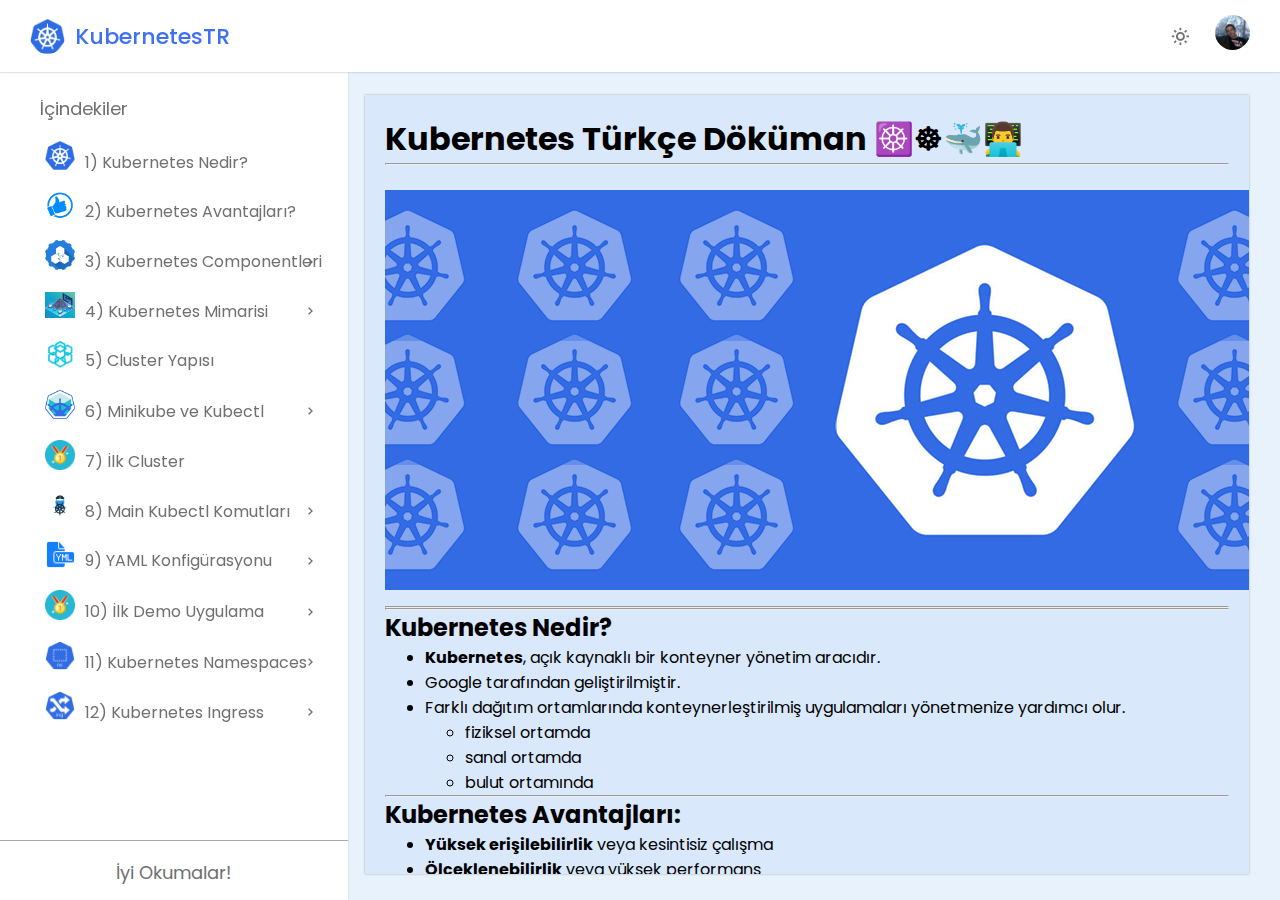
<file: index.html>
<!DOCTYPE html>
<html lang="en">
<head>
  <meta charset="utf-8" />
  <meta name="viewport" content="width=device-width, initial-scale=1" />
  <!-- Boxicons CSS -->
  <link href="https://unpkg.com/boxicons@2.1.0/css/boxicons.min.css" rel="stylesheet" />
  <title>Kubernetes TR</title>
  <link rel="stylesheet" href="style.css" />
</head>
<body>
  <!-- navbar -->
  <nav class="navbar">
    <div class="logo_item">
      <i class="bx bx-menu" id="sidebarOpen"></i>
      <img src="images/logo.png" alt=""></img>KubernetesTR
    </div>

    <div class="navbar_content">
      <i class="bi bi-grid"></i>
      <i class='bx bx-sun' id="darkLight"></i>
      <a href="https://github.com/afyazici" class="nav_link submenu_item"><img src="images/profile.jpeg" alt="" class="profile"/></a>
    </div>
  </nav>

  <!-- sidebar -->
  <nav class="sidebar">
    <div class="menu_content">
      <ul class="menu_items">
        <div class="menu_title menu_dahsboard"></div>
        <!-- duplicate or remove this li tag if you want to add or remove navlink with submenu -->
        <!-- start -->

        <li class="item">
          <a href="#kubernetes-nedir" class="nav_link submenu_item">
            <span class="navlink_icon">
              <img src="images/logo.png" alt="Logo">
            </span>
            <span class="navlink">1) Kubernetes Nedir?</span>
          </a>
        </li>


        <li class="item">
          <a href="#kubernetes-avantajları" class="nav_link submenu_item">
            <span class="navlink_icon">
              <img src="images/pros.png" alt="Logo">
            </span>
            <span class="navlink">2) Kubernetes Avantajları?</span>
          </a>
        </li>

        <li class="item">
          <a href="#kubernetes-componentleri" class="nav_link submenu_item">
            <span class="navlink_icon">
              <img src="images/component.png" alt="Logo">
            </span>
            <span class="navlink">3) Kubernetes Componentleri</span>
            <i class="bx bx-chevron-right arrow-left"></i>
          </a>

          <ul class="menu_items submenu">
            <a href="#pod" class="nav_link sublink">Pod</a>
            <a href="#service-ve-ingress" class="nav_link sublink">Service ve Ingress</a>
            <a href="#configmap-ve-secret" class="nav_link sublink">ConfigMap ve Secret</a>
            <a href="#volumes" class="nav_link sublink">Volumes</a>
            <a href="#deployment-ve-statefulset" class="nav_link sublink">Deployment ve StatefulSet</a>
          </ul>
        </li>

        <li class="item">
          <a href="#kubernetes-mimarisi" class="nav_link submenu_item">
            <span class="navlink_icon">
              <img src="images/arch.png" alt="Logo">
            </span>
            <span class="navlink">4) Kubernetes Mimarisi</span>
            <i class="bx bx-chevron-right arrow-left"></i>
          </a>

          <ul class="menu_items submenu">
            <li><a href="#node-process" class="nav_link sublink">a) Node Process</a></li>
            <li><a href="#master-node" class="nav_link sublink">b) Master Node</a></li>
          </ul>
        </li>

        <li class="item">
          <a href="#cluster-yapısı" class="nav_link submenu_item">
            <span class="navlink_icon">
              <img src="images/cluster.png" alt="Logo">
            </span>
            <span class="navlink">5) Cluster Yapısı</span>
          </a>
        </li>

        <li class="item">
          <a href="#minikube-ve-kubectl-kurulumu" class="nav_link submenu_item">
            <span class="navlink_icon">
              <img src="images/minikube.png" alt="Logo">
            </span>
            <span class="navlink">6) Minikube ve Kubectl</span>
            <i class="bx bx-chevron-right arrow-left"></i>
          </a>

          <ul class="menu_items submenu">
            <li><a href="#minikube" class="nav_link sublink">a) Minikube</a></li>
            <li><a href="#kubectl" class="nav_link sublink">b) Kubectl</a></li>
            <li><a href="#kurulum" class="nav_link sublink">c) Kurulum</a></li>
          </ul>
        </li>

        <li class="item">
          <a href="#ilk-cluster" class="nav_link submenu_item">
            <span class="navlink_icon">
              <img src="images/first.png" alt="Logo">
            </span>
            <span class="navlink">7) İlk Cluster</span>
          </a>
        </li>

        <li class="item">
          <a href="#main-kubectl-komutları" class="nav_link submenu_item">
            <span class="navlink_icon">
              <img src="images/commands.png" alt="Logo">
            </span>
            <span class="navlink">8) Main Kubectl Komutları</span>
            <i class="bx bx-chevron-right arrow-left"></i>
          </a>

          <ul class="menu_items submenu">
            <li><a href="#layerların-çalışma-şekli" class="nav_link sublink">a) Layerların Çalışma Şekli</a></li>
            <li><a href="#debugging-pods" class="nav_link sublink">b) Debugging Pods</a></li>
            <li><a href="#deployment-silme-ve-apply-configuration-file" class="nav_link sublink">c) Deployment Silme ve Apply Configuration File</a></li>
            <li><a href="#kubectl-apply" class="nav_link sublink">d) Kubectl Apply</a></li>
          </ul>
        </li>

        <li class="item">
          <a href="#kubernetes-yaml-konfigürasyonu" class="nav_link submenu_item">
            <span class="navlink_icon">
              <img src="images/yal.png" alt="Logo">
            </span>
            <span class="navlink">9) YAML Konfigürasyonu</span>
            <i class="bx bx-chevron-right arrow-left"></i>
          </a>

          <ul class="menu_items submenu">
            <li><a href="#parçada-k8s-config-dosyası" class="nav_link sublink">a) 3 Parçada K8s Config Dosyası</a></li>
            <li><a href="#config-dosyasının-formatı" class="nav_link sublink">b) Config Dosyasının Formatı</a></li>
            <li><a href="#podlar-için-blueprint-template" class="nav_link sublink">c) Podlar için Blueprint (Template)</a></li>
            <li><a href="#connecting-components-labels-selectors-ports" class="nav_link sublink">d) Connecting Components Labels - Selectors - Ports</a></li>
          </ul>
        </li>

        <li class="item">
          <a href="#ilk-demo-uygulama" class="nav_link submenu_item">
            <span class="navlink_icon">
              <img src="images/first.png" alt="Logo">
            </span>
            <span class="navlink">10) İlk Demo Uygulama</span>
            <i class="bx bx-chevron-right arrow-left"></i>
          </a>

          <ul class="menu_items submenu">
            <li><a href="#mongodb-pod" class="nav_link sublink">a) MongoDB Pod</a></li>
            <li><a href="#secret-ve-referans" class="nav_link sublink">b) Secret ve Referans</a></li>
            <li><a href="#mongodb-internal-service" class="nav_link sublink">c) MongoDB Internal Service</a></li>
            <li><a href="#mongo-express-deployment-service-configmap" class="nav_link sublink">d) Mongo Express Deployment & Service & ConfigMap</a></li>
            <li><a href="#mongo-express-external-service" class="nav_link sublink">e) Mongo Express External Service</a></li>
          </ul>
        </li>


        <li class="item">
          <a href="#kubernetes-namespaces" class="nav_link submenu_item">
            <span class="navlink_icon">
              <img src="images/ns.png" alt="Logo">
            </span>
            <span class="navlink">11) Kubernetes Namespaces</span>
            <i class="bx bx-chevron-right arrow-left"></i>
          </a>

          <ul class="menu_items submenu">
            <li><a href="#namespace-nedir" class="nav_link sublink">a) Namespace Nedir</a></li>
            <li><a href="#default-namespaces" class="nav_link sublink">b) Default Namespaces</a></li>
            <li><a href="#ne-zaman-nasıl-namespace-oluşturmalı" class="nav_link sublink">c) Ne Zaman & Nasıl Namespace Oluşturmalı</a></li>
            <li><a href="#namespaces-özellikleri" class="nav_link sublink">d) Namespaces Özellikleri</a></li>
            <li><a href="#namespaces-component-oluşturma" class="nav_link sublink">e) Namespaces Component OLuşturma</a></li>
          </ul>
        </li>


        <li class="item">
          <a href="#kubernetes-ingress-explained" class="nav_link submenu_item">
            <span class="navlink_icon">
              <img src="images/ingress.png" alt="Logo">
            </span>
            <span class="navlink">12) Kubernetes Ingress</span>
            <i class="bx bx-chevron-right arrow-left"></i>
          </a>

          <ul class="menu_items submenu">
            <li><a href="#external-service-vs-ingress" class="nav_link sublink">a) External Service vs Ingress</a></li>
            <li><a href="#ingress-konfigürasyonu" class="nav_link sublink">b) Ingress Konfigürasyon</a></li>
            <li><a href="#ingress-controller" class="nav_link sublink">c) Ingress Controller</a></li>
            <li><a href="#minikube-ingress-konfigürasyonu" class="nav_link sublink">d) Minikube Ingress Konfigürasyonu</a></li>
            <li><a href="#ingress-default-backend" class="nav_link sublink">e) Ingress Default Backend</a></li>
          </ul>
        </li>













        <!-- end -->
      </ul>


      <!-- Sidebar Open / Close -->
      <div class="bottom_content">
        <div class="bottom expand_sidebar">
          <span> İyi Okumalar!</span>
        </div>
      </div>
    </div>
  </nav>
  <!-- JavaScript -->
  <script src="script.js"></script>

  <!-- Metinlerin olduğu kısım -->
  <div class="content">


    <h1 id="kubernetes-türkçe-döküman">Kubernetes Türkçe Döküman ☸️☸🐳👨‍💻</h1>
    <hr /><br>
    <p><img src="images/header.png" /></p>
    <hr />
    <ul>
    </ul>
    <hr />
    <h2 id="kubernetes-nedir">Kubernetes Nedir?</h2>
    <ul>
    <li><strong>Kubernetes</strong>, açık kaynaklı bir konteyner yönetim aracıdır.</li>
    <li>Google tarafından geliştirilmiştir.</li>
    <li>Farklı dağıtım ortamlarında konteynerleştirilmiş uygulamaları yönetmenize yardımcı olur.
    <ul>
    <li>fiziksel ortamda</li>
    <li>sanal ortamda</li>
    <li>bulut ortamında</li>
    </ul></li>
    </ul>
    <hr />
    <h2 id="kubernetes-avantajları">Kubernetes Avantajları:</h2>
    <ul>
    <li><strong>Yüksek erişilebilirlik</strong> veya kesintisiz çalışma</li>
    <li><strong>Ölçeklenebilirlik</strong> veya yüksek performans</li>
    <li><strong>Afet kurtarma</strong> - yedekleme ve geri yükleme</li>
    </ul>
    <hr />
    <h2 id="kubernetes-componentleri">Kubernetes Componentleri</h2>
    <h3 id="pod">Pod</h3>
    <ul>
    <li>Pod Kubernetes’in en küçük birimidir.</li>
    <li>Konteyner üzerinde sanallaştırma yapar. (abstraction)</li>
    </ul>
    <p><img src="images/1.png" /></p>
    <ul>
    <li>Bizler yalnızca Kubernetes katmanıyla etkileşime geçeriz.</li>
    <li>Bir pod içinde birden fazla konteyner çalıştırabiliriz, ancak genellikle bir pod başına bir uygulama bulunur.</li>
    <li>Her pod kendi IP adresine sahiptir. Her pod, birbirleriyle bu internal IP adresini kullanarak iletişim kurabilir.</li>
    </ul>
    <p>Ancak, Kubernetes’teki pod bileşenleri de geçicidir: yani çok kolay bir şekilde ölebilirler. Örneğin, bir veritabanı konteynerını kaybettiğimizi düşünelim (konteyner içindeki uygulama çöktüğü veya sunucu kaynakları tükendiği için pod ölür ve yerine yeni bir tane oluşturulur). Bu durumda da yeni bir IP adresi atanır. Veritabanıyla IP adresini kullanarak iletişim kuruyorsak elbette sakıncalıdır. Her pod yeniden başladığında, iletişimi her seferinde yeniden ayarlamamız gerekir. Bu nedenle, pod’un yeniden başladığında IP adresini ayarlamamıza gerek kalmadan, veritabanıyla iletişim kurmanızı sağlayan başka bir Kubernetes bileşeni olan <code>Service</code> kullanılır.</p>
    <h3 id="service-ve-ingress">Service ve Ingress</h3>
    <ul>
    <li>Service, her pod’a bağlanabilen sabit bir IP adresidir. Uygulamamızın kendi servisi olacak ve veritabanı pod’u kendi servisine sahip olacak. Buradaki güzel şey, servis ve Pod’un yaşam döngüleri birbirine bağlı değil. Bu yüzden Pod ölse bile servis ve bu servise ait IP adresi kalır. Bu şekilde endpoint’i değiştirmemize gerek yoktur.</li>
    </ul>
    <p><img src="images/2.png" /></p>
    <ul>
    <li>Tabii ki, uygulamamızın bir tarayıcı aracılığıyla erişilebilir olmasını isteriz değil mi? Bunun için bir external service oluşturmamız gerekiyor. <code>External Service</code>, dış kaynaklardan iletişimi açan bir servistir. Ancak, veritabanımızı halka açık isteklere açmak istemeyiz. Bunun için <code>Internal Service</code> adını verdiğimiz bir şey oluştururuz.</li>
    </ul>
    <p><img src="images/3.png" /></p>
    <ul>
    <li>External Service URL’sinin çok pratik olmadığını fark ettik değil mi? Temelde, bir HTTP protokolüyle bir node IP adresi ve servis port numarasına sahibiz. Bu hızlı bir şekilde bir şeyleri test etmek istiyorsak iyidir, ancak end-product için iyi değildir. Genellikle, uygulamamızla güvenli bir protokol ve bir alan adı kullanmak isteriz.</li>
    </ul>
    <p><img src="images/4.png" /></p>
    <p>Bunun için Kubernetes’in başka bir bileşeni olan <code>Ingress</code> var. Bu şekilde, istek önce servise değil, Ingress’e gider ve oradan servise yönlendirilir.</p>
    <p><img src="images/5.png" /></p>
    <h3 id="configmap-ve-secret">ConfigMap ve Secret</h3>
    <p>Pod’lar birbirleriyle servis aracılığıyla iletişim kurar. Uygulamamızın, veritabanı ile iletişim kurmak için kullandığı bir database endpoint <code>örneğin mongodb servisi</code> olacak. Ancak bu veritabanı URL’sini (ya da endpoint) genellikle nerede yapılandırırız?</p>
    <p><img src="images/6.png" /></p>
    <p>Genellikle bunu application properties file veya bazı external environmental variable olarak yaparız, ancak genellikle yapılandırma, uygulamanın içerisindeki built image’tedir.</p>
    <p>Örneğin, service endpoint (ya da service name) ‘mongodb’ olarak değişirse, uygulamadaki bu URL’i ayarlamalıyız. Genellikle yeni bir sürümle uygulamayı rebuild etmemiz ve repoya pushlamamız gerekir. Ardından bu yeni image’i pod’umuzda pull’layıp tüm uygulamayı yeniden başlatmamız gerekebilir.</p>
    <p><img src="images/7.png" /></p>
    <p>Veritabanı URL’i gibi küçük bir değişiklik için bu gerçekten zahmetli. Bu sebeple, Kubernetes’in <code>configmap</code> adında bir bileşeni var. Yapısı, uygulamamıza <code>external configuration</code> sağlar. ConfigMap genellikle kullandığımız veritabanı URL’leri gibi yapılandırma verilerini içerir. Kubernetes’te bunu Pod’a bağlarız. Pod, ConfigMap’in içerdiği verileri alır. Ve şimdi, servis adını değiştirirsek (service end point), sadece ConfigMap’i ayarlamamız yeterlidir. Yeni bir image oluşturmamıza ve tüm döngüyü geçirmemize gerek yoktur. Büyük avantaj!</p>
    <p><img src="images/8.png" /></p>
    <p>Şimdi, external configuration’ın bir parçası aynı zamanda database kullanıcı adı ve şifresi olabilir değil mi? Bu veriler de uygulama dağıtım sürecinde değişebilir. Ancak, bir şifreyi veya diğer kimlik bilgilerini düz metin formatında bir configmap’e koymamız güvensiz olur.</p>
    <blockquote>
    <p><img src="images/9.png" /></p>
    </blockquote>
    <p>Bu amaçla, Kubernetes’in <code>Secret</code> adında bir başka bileşeni daha var. Yani, Secret, ConfigMap gibi, ancak fark şu ki; şifre gibi gizli verileri saklamak için kullanılır. Ve tabii ki, düz metin formatında değil, base64 formatında kodlanmış olarak saklanır. Yani, Secret, kullanıcı adları gibi kimlik bilgilerini içerecek ve veritabanı kullanıcılarını içerecektir. ConfigMap’e de koyabiliriz, ancak önemli olan şifreler, sertifikalar, başkalarının erişimini istemediğimiz şeyler Secret’e koyulmalıdır. Aynı ConfigMap gibi, sadece Pod’umuza bağlarız, böylece Pod bu verileri görebilir ve Secret’ten okuyabilir. ConfigMap veya Secret’ten verileri, örneğin environment variables olarak veya hatta bir özellikler dosyası olarak uygulamamızın içinde kullanabiliriz.</p>
    <p><img src="images/10.png" /></p>
    <p>Aslında en çok kullanılan Kubernetes temel bileşenlerinin neredeyse tamamını gördük. Pod’a göz attık. Hizmetlerin nasıl kullanıldığını, Ingress bileşeninin ne işe yaradığını gördük ve ayrıca ConfigMap ve Secrets’ı kullanan harici yapılandırmayı da gördük.</p>
    <p><img src="images/11.png" /></p>
    <h3 id="volumes">Volumes</h3>
    <p>Sıra geldi çok önemli bir kavrama. <code>Veri depolama</code> nedir ve Kubernetes içerisinde nasıl çalışır? Uygulamamızın kullandığı bir database pod’umuz ve de bir miktar verimiz var. Şu anda gördüğünüz bu kurulumla, eğer veritabanı container veya pod’u yeniden başlatılırsa veri kaybolur. Bu açıkça sorunlu ve elverişsizdir çünkü database’deki verilerinizin veya günlük verilerinizin uzun süreli güvenilir ve kalıcı olmasını isteriz. Bunu Kubernetes’te yapmanın yolu, Kubernetes’in başka bir bileşeni olan <code>Volumes</code> kullanmaktır.</p>
    <p><img src="images/12.png" /></p>
    <p>Çalışma şekli şöyledir: Temelde bir fiziksel depolama birimini -yani bir sabit diski- pod’umuza bağlarız. * Bu depolama yerel bir makinede olabilir. * Pod’un çalıştığı aynı sunucu node’unda da olabilir. * Kubernetes kümesinin dışında(Bulut depolama, Kubernetes kümesinin bir parçası olmayan kendi yerleşke depolamanız) olabilir. Bu yüzden bununla ilgili external reference var.</p>
    <p><img src="images/13.png" /></p>
    <p>Böylece, database pod’u veya container yeniden başlatıldığında, tüm veri kalıcı bir şekilde saklanmış olacaktır.</p>
    <p>Kubernetes kümesi ve tüm bileşenlerinin ve depolama arasındaki farkı anlamamız önemlidir. Yerel veya uzak bir depolama olması fark etmeksizin, depolamayı Kubernetes kümesine takılmış harici bir sabit diske benzetebiliriz. Çünkü buradaki önemli nokta; Kubernetes kümesi açıkça hiçbir veri kalıcılığını yönetmez. Kubernetes kullanıcısı veya yöneticisi olarak sizin veriyi yedeklemenizden, çoğaltmanızdan, yönetmenizden ve uygun donanımda saklamanızdan emin olmanız gerektiği anlamına gelir.</p>
    <h3 id="deployment-ve-statefulset">Deployment ve StatefulSet</h3>
    <p>Şimdi, her şey mükemmel bir şekilde çalışıyor ve bir kullanıcı bir tarayıcı aracılığıyla uygulamaya erişebiliyor. Bu kurulumla, application pod’u ölürse, crashlerse veya yeni bir container image oluşturduğumuz için pod’u restart etmemiz gerekiyorsa ne olurdu? Basitçe cevap verecek olursak, bir kullanıcının uygulamamıza ulaşamadığı bir süre olan bir kesintimiz olurdu. Böyle bir durum end product’ta gerçekleşmesi çok kötü bir durumdur.</p>
    <p><img src="images/14.png" /></p>
    <p>Distributed systems ve konteynerların avantajı tam olarak budur. Yalnızca 1 application pod’u ve 1 database pod’u gibi bir şeye güvenmek yerine, her şeyi birden fazla sunucuda replikasını oluşturuyoruz. Yani uygulamamızın bir klonu veya çoğaltması çalışacağı başka bir node olacak ve bu da servise bağlı olacak. Hatırlarsak servisin, bir pod öldüğünde end point’i sürekli ayarlamamıza gerek olmadığı, kalıcı statik IP adresi ve bir DNS adına sahip olduğunu söylemiştik.</p>
    <ul>
    <li>Service aynı zamanda bir <code>load balancer</code>dır. Yani, servis isteği yakalayacak ve en az meşgul olan pod’a yönlendirecektir.</li>
    </ul>
    <p>Ancak application pod’unun ikinci replikasını oluşturmak için ikinci bir pod oluşturmayız. Bunun yerine uygulama pod’umuzun bir blueprint’ini tanımlarız ve o pod’un kaç tane replikasının olmasını istediğimizi belirtiriz. Ve bu component veya blueprint’e <code>deployment</code> denir. Deployment, Kubernetes’in başka bir componentidir. Pratikte, pod’larla çalışmayız veya pod’lar oluşturmayız. Çünkü zaten kaç tane replika olacağını belirtebilir ve ihtiyacımız olan pod’ların replika sayısını artırabilir veya azaltabiliriz. Yani pod, container’ların üzerinde bir soyutlama katmanıdır(layer of abstraction). Deployment ise, podların üzerinde başka bir soyutlama katmanıdır(layer of abstraction). Bu durum; pod’larla etkileşimi, kopyalama ve diğer yapılandırmaları daha kullanışlı hale getirir.</p>
    <p><img src="images/15.png" /></p>
    <p>Yani sonuç olarak çoğunlukla pod’larla değil, deployment’larla çalışırız. Uygulama pod’umuzun replikalarından biri ölürse, servis istekleri başka bir replikaya yönlendirilecektir, bu şekilde uygulamamız kullanıcılar için hala erişilebilir olacaktır.</p>
    <p><img src="images/16.png" /></p>
    <p>Şimdi muhtemelen şunu merak ediyoruzdur, database pod’u ne olacak? Çünkü eğer database pod’u ölürse, uygulamanız da erişilemez olacaktır. Bu yüzden, bir database replikasına da ihtiyacımız var. Ancak, <code>deployment kullanarak bir databese'i kopyalayamayız</code>. Bunun nedeni, database’in bir state’i olmasıdır, yani veridir. Bu da demektir ki eğer database’in replikaları veya klonları olsaydı, hepsi aynı paylaşılan data storage volume’üne erişmek zorunda kalacaktı. Bu durumda da, hangi pod’ların anlık olarak depolama birimine yazdığını veya hangi pod’ların depolama biriminden okuduğunu yöneten bir mekanizmaya ihtiyacımız olacaktı.</p>
    <p>Bu mekanizma, çoğaltma özelliklerinin yanı sıra başka bir Kubernetes componenti olan <code>StatefulSet</code> ile sağlanır.</p>
    <p><img src="images/17.png" /></p>
    <p>Bu component özellikle database gibi uygulamalar için tasarlanmıştır. Yani, MySQL, MongoDB, Elasticsearch veya herhangi bir diğer stateful applications veya databaseleri; deployments yerine <code>StatefulSets</code> kullanılarak oluşturulmalıdır. Bu çok önemli bir ayrımdır. StatefulSet, aynı deployment gibi, pod’ları replikalamayı yapar ve bunları scaling’e alır. Database reading ve writing işlemlerinin senkronize olduğundan emin olur, böylece database tutarsızlıkları olmaz.</p>
    <p><img src="images/18.png" /></p>
    <blockquote>
    <p> Ancak, bir Kubernetes kümesinde StatefulSets kullanarak database uygulamalarını deploy etmek biraz zahmetli olabilir. Bu yüzden, database uygulamalarını Kubernetes kümesinin dışında barındırmak ve yalnızca dağıtımları veya durumsuz uygulamaları Kubernetes kümesinin içinde sorunsuz bir şekilde çoğaltmak ve ölçeklendirmek ve dış database ile iletişim kurmak yaygın bir uygulamadır.</p>
    </blockquote>
    <p>Şimdi, uygulama pod’umuzun iki replikası ve database’in iki kopyası olduğunda ve hepsi load-balanced olduğunda, kurulumumuz daha güvenlidir. Bu senaryoda eğer Node 1 yeniden başlatılsaydı veya çökseydi, hala uygulama ve database pod’larının çalıştığı ikinci bir node’umuz olurdu. Uygulama, bu iki replikadan yeniden oluşturulana kadar kullanıcı tarafından erişilebilir olacaktır, bu yüzden kesintiyi önlemiş oluruz.</p>
    <p><img src="images/19.png" /></p>
    <p>Özetlemek gerekirse, en çok kullanılan Kubernetes bileşenlerini inceledik. Parçalar arasında iletişim kurmak için <code>pod</code>lar ve <code>servis</code>lerle başladık, ve trafiği clusterlara yönlendirmek için kullanılan <code>Ingress</code> bileşenini inceledik. Ayrıca, <code>ConfigMaps</code> ve <code>Secret</code> kullanarak external configuration, ve <code>Volumes</code> kullanarak veri kalıcılığını inceledik. Ve son olarak, <code>Deployments</code> ve <code>StatefulSets</code> gibi replicating ve blueprintlere baktık.</p>
    <p>Burada <code>stateful applications</code> özellikle databaseler gibi stateful applications için kullanılır. Ve evet, Kubernetes’in sunduğu çok daha fazla bileşen var, ama bunlar çekirdek, temel olanları. Bu temel bileşenleri kullanarak oldukça güçlü Kubernetes kümesi oluşturabiliriz.</p>
    <hr />
    <h2 id="kubernetes-mimarisi">Kubernetes Mimarisi</h2>
    <p>Kubernetes’in temel mimarisinden bahsedeceğiz. Bu yüzden Kubernetes’in çalıştığı iki tür node’u inceleyeceğiz: biri <code>master</code> diğeri ise <code>slave</code>. Bunların arasındaki fark nedir ve her birinin cluster içindeki rolü nedir, onlara bakacağız.</p>
    <p>Kubernetes’in ne yaptığını ve cluster’ın nasıl self-managed, self-healing ve automated olduğunu gösteren temel kavramları ele alacağız. Bir Kubernetes cluster operatörü olarak, çok daha az manuel çaba harcamamız gerektiğini göreceğiz.</p>
    <h3 id="node-process">Node Process</h3>
    <p>İki application pod’unun çalıştığı tek bir node ile bu temel kurulumla başlayacağız. Kubernetes mimarisinin ana bileşenlerinden biri worker servers veya node’dur. Her node, o node’da çalışan birden fazla application pod’una sahip olacaktır.</p>
    <p>Ve Kubernetes’in bunu yapma şekli, her node’da bulunması gereken ve bu pod’ları planlamak ve yönetmek için kullanılan <code>three process</code> kullanmasıdır. Yani node’lar, asıl işi yapan cluster serverlardır. Bu yüzden bazen onlara worker nodes da denir.</p>
    <h4 id="container-runtime">1) Container Runtime</h4>
    <p>Her node’da çalışması gereken ilk süreç, <code>container runtime</code>dır. Biz Docker ile işlem yapacağız, ancak başka bir teknoloji de olabilir. Applitacion pod’larında içinde çalışan containerlar olduğu için, her node’da bir <code>container runtime</code> kurulmalıdır.</p>
    <h4 id="kubelet">2) Kubelet</h4>
    <p>Kubernetes’in bir parçası olan kubelet, Pod’ları ve bu Pod’ların altındaki container’ları schedule eder. Container Runtime, node’un kendisiyle arayüz oluştururken, kubelet bu yapılandırmayı alır, bir pod’u çalıştırır (veya içinde bir container başlatır) ve ardından o node’dan container’a CPU, RAM gibi depolama kaynakları atar.</p>
    <p>Bu nedenle, genellikle bir Kubernetes cluster kurulu olmalıdır. Kubelet hizmetlerine sahip birden fazla node’dan oluşur. Bu worker node’ları, Örneğimizdeki application ve database pod’larının replikalarını çalıştıracak yüzlerce diğer node’u çalıştırır.</p>
    <p>Aralarındaki iletişim şekli, <code>servisler</code> ile olur, bu da isteği application parçasına veya örneğin bir database’e yönlendiren bir <code>load-balancer</code> gibi çalışır ve ardından ilgili parçaya yönlendirir.</p>
    <h4 id="kube-proxy">3) Kube Proxy</h4>
    <p>Hizmetlerden pod’lara istekleri iletmekten sorumlu üçüncü süreç <code>kube-proxy</code>dir ve her node’da kurulmalıdır. Kube-proxy, düşük bir işlem yükü ile performanslı bir şekilde iletişim kurulmasını sağlayan akıllı yönlendirme mantığına sahiptir.</p>
    <p>Bir uygulama veya bu uygulamanın replikası, bir database’e istek yapıyorsa, hizmet sadece isteği rastgele bir replikaya yönlendirmek yerine; isteği başlatan pod’un çalıştığı aynı node’da çalışan replikaya yönlendirecektir. Bu şekilde, isteği başka bir makineye göndermekle ilgili <code>ağ işlem yükünden</code> kaçınılmış olur.</p>
    <p>Özetlemek gerekirse; bir kubernetes cluster’ının düzgün çalışabilmesi için <code>kubelet</code> ve <code>kube-proxy</code> her worker node içerisine <code>container runtime</code> ile birlikte kurulmalıdır.</p>
    <p><img src="images/20.png" /></p>
    <p>Ancak şimdi soru şu: Bu cluster ile nasıl etkileşime girilir? Yeni bir application pod’u veya database pod’u nerede schedule edilmeli? Bir replika pod’u ölürse, hangi process monitoring, reschedule veya restart işlemleri ile ilgilenir?</p>
    <h3 id="master-node">Master Node</h3>
    <p>Master servers(master nodes), içerisinde tamamen farklı processler çalıştırır. Ve bunlar, cluster state ve worker nodes’ları kontrol eden, <code>her yönetici düğümünde çalışan dört süreçtir</code>.</p>
    <h4 id="api-server">1) API Server</h4>
    <p>İlk hizmetimiz API server. Bir Kubernetes cluster’ında yeni bir application deploy etmek istediğinizde, bir kullanıcı olarak API server ile interact ederiz. Bir Kubernetes Dashboard gibi bir kullanıcı arayüzü de olabilir, <code>kubectl</code> gibi bir command-line tool veya bir Kubernetes API’si de olabilir.</p>
    <p>API sunucusu, cluster içine herhangi bir güncelleme talebinin veya hatta clusterdan gelen sorguların ilk isteğini alır. Kimlik doğrulaması(auth) yaparak, yalnızca kimliği doğrulanmış ve yetkilendirilmiş isteklerin clusterlara iletilmesini sağlar.</p>
    <p><img src="images/21.png" /></p>
    <p>Bu, yeni pod’lar planlamak, yeni applications deploy etmek, yeni servisler oluşturmak veya herhangi bir component oluşturmak istediğimizde, bu requestimizi master node API sunucusuna iletmek zorunda olduğunuz anlamına gelir. API server daha sonra requestimizi doğrular. Her şey yolundaysa, requestimizi diğer süreçlere ileterek istediğimiz pod’u veya bileşeni schedule için bir node’a yönlendirir.</p>
    <p><img src="images/22.png" /></p>
    <p>Ayrıca, dağıtımımızın durumu veya cluster health etc., gibi sorgu isteklerini yapmak isteyebiliriz. Bu sorgular API sunucusuna bir istek gönderir ve o da bize yanıt verir.</p>
    <blockquote>
      <div class="note">
    <p><strong>NOT:</strong> Bu durum güvenlik açısından gayet iyidir çünkü clusterlara yalnızca <code>bir entry point</code> vardır.</p>
  </div>
    </blockquote>
    <h4 id="scheduler">2) Scheduler</h4>
    <p>Başka bir Master process ise Scheduler’dır. API serverına yeni bir pod schedule isteği gönderdiğimizi varsayalım. API server bu isteğimizi doğruladıktan sonra, bu pod’un bir worker node’da başlatılması için <code>Scheduler</code>’a teslim eder.</p>
    <p>Ve tabii ki, herhangi bir node’a rastgele atamak yerine, Scheduler, bir sonraki pod’un hangi belirli worker node’un scheduled olacağı konusunda zekice bir şekilde karar vermektedir. İlk olarak, isteğimizi kontrol eder ve planlamak istediğimiz uygulamanın ne kadar kaynağa ihtiyacı olduğunu kontrol eder. Ne kadar CPU, ne kadar RAM vb.</p>
    <p>Ardından, worker node’daki kullanılabilir kaynakları kontrol eder. Eğer bir node’un en çok kaynağa sahip olduğunu söylüyorsa, yeni pod’u o node’a schedule eder.</p>
    <p><img src="images/23.png" /></p>
    <p>Önemli bir nokta şu ki, scheduler sadece yeni bir pod’un hangi node’a schedule edileceğine karar verir. Asıl planlamayı yapan ve pod’u konteynerla başlatan işlem ise <code>kubelet</code>’tir. Yani kubelet, scheduler’dan gelen isteği alır ve bu isteği ilgili node üzerinde yürütür.</p>
    <h4 id="controller-manager">3) Controller Manager</h4>
    <p>Bir sonraki önemli bileşen ise <code>controller manager</code>’dır. Bu bileşen, herhangi bir düğümde pod’lar öldüğünde ne olacağı sorusu açısından kritik öneme sahiptir. Ölü node’ları tespit etmek ve daha sonra bu pod’ları en kısa sürede reschedule etmek gerekir.</p>
    <p><img src="images/24.png" /></p>
    <p>Dolayısıyla controller manager, state changes’ları, örneğin pod’ların çökmesini tespit eder. Pod’lar öldüğünde controller manager bunu algılar ve cluster state’ini mümkün olan en kısa sürede kurtarmaya çalışır.</p>
    <p>Ölen pod’ları yeniden schedule etme amacıyla scheduler’a bir istek gönderir. Bu döngü içinde, scheduler kaynak hesaplamasına göre hangi worker node’ların bu pod’ları tekrar başlatması gerektiğine karar verir ve bu worker node’lar üzerindeki ilgili <code>kubelet</code>lere, pod’ları yeniden başlatmaları için istek gönderir.</p>
    <p><img src="images/25.png" /></p>
    <h4 id="etcd">4) Etcd</h4>
    <p>Son olarak, ana işlemlerden biri olan etcd, bir cluster state’inin key-value deposudur. Bunu aslında bir cluster beyni olarak düşünebiliriz. Yani cluster’daki her değişiklik -örneğin yeni bir pod schedule edildiğinde veya bir pod öldüğünde- etcd’nin bu key-value deposunda kaydedilir veya güncellenir.</p>
    <p><img src="images/26.png" /></p>
    <p>Etcd deposunun bir küme beyni olarak adlandırılmasının sebebi, scheduler, controller manager gibi tüm bu mekanizmaların, etcd’nin sahip olduğu veriler sayesinde çalışmasıdır.</p>
    <p><img src="images/27.png" /></p>
    <p>Örneğin, scheduler her bir worker node’unda hangi kaynakların mevcut olduğunu nasıl bilir? Veya controller manager, cluster durumunda bir değişiklik olduğunu nasıl tespit eder? Pod’ların ölmesi, kubelet’in scheduler’ın isteği üzerine yeni pod’ları başlatması, API sunucusuna cluster health hakkında bir sorgu göndermemiz veya uygulama dağıtım durumumuz gibi bu durum bilgilerini, API sunucusu nereden alır?</p>
    <p>Cevap: Tüm bu bilgiler etcd kümesinde saklanır. Etcd’nin key-value deposunda saklanmayan şey ise gerçek uygulama verileridir. Örneğin, bir cluster içinde çalışan bir database uygulamamız varsa, veriler etcd’de değil, başka bir yerde saklanır. Bu, yalnızca master işlemlerinin worker işlemleriyle ve tersiyle iletişim kurması için kullanılan bir cluster state bilgisidir.</p>
    <p>Artık muhtemelen ana işlemlerin, özellikle de verileri güvenilir bir şekilde saklanması veya çoğaltılması gereken etcd deposunun, cluster operasyonu için kritik öneme sahip olduğunu anlamışızdır. Bu nedenle, uygulamada bir Kubernetes kümesi genellikle birden fazla master’dan oluşur. Her bir master düğümü kendi ana işlemlerini çalıştırır; elbette API sunucusu load-balanced’dır ve etcd deposu tüm master düğümleri arasında distributed bir depolama oluşturur.</p>
    <p><img src="images/28.png" /></p>
    <hr />
    <h2 id="cluster-yapısı">Cluster Yapısı</h2>
    <p>Şimdi worker ve master node’larında çalışan işlemleri gördükten sonra, gerçek hayattaki bir cluster kurulumuna bakalım. Çok küçük bir cluster’da muhtemelen iki master node ve üç worker node olur.</p>
    <p><img src="images/29.png" /></p>
    <p>Burada dikkat edilmesi gereken bir diğer nokta ise master node sunucularının donanım kaynaklarının aslında farklı olmasıdır. Master işlemleri daha önemlidir, ancak aslında daha az iş yüküne sahiptirler. Dolayısıyla CPU, RAM ve depolama gibi daha az kaynağa ihtiyaç duyarlar. Worker node’ları ise, containerları çalıştıran pod’ları barındırma gibi asıl işi yaparlar.</p>
    <p>Bu nedenle, worker node’larının daha fazla kaynağa ihtiyacı vardır. Uygulamamızın karmaşıklığı ve kaynak gereksinimi arttıkça, aslında cluster’ımıza daha fazla master ve worker node’u ekleyerek daha güçlü ve sağlam bir küme oluşturabiliriz. Böylece uygulama kaynak gereksinimlerimizi karşılayabiliriz.</p>
    <p><img src="images/30.png" /></p>
    <p>Var olan bir Kubernetes cluster’ında yeni master veya worker serverları eklemek aslında oldukça kolaydır. Bir master sunucusu eklemek istiyorsak, yeni bir bare metal sunucu ediniyoruz. Üzerine tüm master work’leri kurup onu Kubernetes kümesine ekliyoruz. Bu kadar..</p>
    <p>Yine aynı şekilde, iki worker node’una ihtiyacımız varsa, bare metal sunucular ediniyoruz. Container runtime, kubelet ve kube-proxy gibi tüm worker node işlemlerini üzerlerine kurup onları Kubernetes clusterına ekleyin.</p>
    <p>İşte bu kadar. Bu şekilde, uygulama karmaşıklığı ve kaynak gereksinimi arttıkça, Kubernetes kümemizin gücünü ve kaynaklarını sonsuza kadar artırabiliriz.</p>
    <hr />
    <h2 id="minikube-ve-kubectl-kurulumu">Minikube ve Kubectl Kurulumu</h2>
    <h3 id="minikube">Minikube</h3>
    <p><img src="images/31.png" /></p>
    <p>Genellikle Kubernetes dünyasında bir production cluster kurduğumuzda, aşağıdaki gibi görünecektir.</p>
    <p><img src="images/32.png" /></p>
    <p>En az iki olmak üzere birden fazla Master’a sahip olacağız ve birden fazla worker node olacak. Worker düğümlerinin kendi ayrı sorumlulukları vardır. Diyagramda gördüğümüz gibi, her biri bir node’u temsil eden gerçek ayrı sanal veya fiziksel makinelerimiz olur.</p>
    <p>Şimdi, yerel ortamımızda bir şey test etmek istiyorsak veya yeni bir uygulama, yeni bileşenler dağıtarak çok hızlı bir şekilde bir şey denemek istiyorsak ve bunları yerel makinemizde test etmek istiyorsak; açıkçası böyle bir cluster kurmak oldukça zor olacaktır. Bellek ve CPU gibi yeterli kaynağımız yoksa imkansız bile olabilir. İşte tam olarak bu kullanım durumu için <code>Minikube</code> adı verilen açık kaynaklı araç var.</p>
    <p>Minikube’un ne olduğuna gelirsek, temelde hem master processleri hem de worker processleri tek bir node’da çalıştıran tek node bir clusterdır. Bu node’da önceden yüklenmiş bir Docker container runtime olacak şekilde konteynerleri veya konteynerli pod’ları çalıştırabileceğiz.</p>
    <p><img src="images/33.png" /></p>
    <p>Dizüstü bilgisayarımızda VirtualBox, KVM veya başka bir hipervizör aracılığıyla çalışacak. Yani temel olarak, Minikube dizüstü bilgisayarlarımızda bir sanal makine oluşturacak ve burada gördüğümüz node’lar bu sanal makinede çalışacak.</p>
    <p>Özetleyecek olursak, Minikube, yerel kurulumumuzda Kubernetes’i test etmek için kullanabileceğimiz dizüstü bilgisayarınızda bir sanallaştırma aracıyla çalışan tek node bir Kubernetes clusterdır.</p>
    <p><img src="images/34.png" /></p>
    <p>Yerel makinemizde bir cluster veya mini cluster kurduktan sonra, bu cluster ile etkileşim kurmak için bir yola ihtiyacımız olacaktır. Componentler oluşturmak, yapılandırmak vb. isteyeceğiz. Tam burada <code>kubectl</code> devreye giriyor.</p>
    <h3 id="kubectl">Kubectl</h3>
    <p>local makinemizde Minikube’u temsil eden bu virtual node’a sahip olduktan sonra, bu cluster ile etkileşim kurmak için bir yola ihtiyacımız vardır. Bunu Kubernetes clusterları için bir command line toolu olan <code>kubectl</code> kullanarak yapabiliriz.</p>
    <p>Nasıl çalıştığını görelim. Minikube’un hem master hem de worker processleri çalıştırdığını söylemiştik, bu nedenle API server adı verilen master processlerden biri aslında Kubernetes clusterın entry point noktasıdır.</p>
    <p><img src="images/35.png" /></p>
    <p>Kubernetes’te bir şey yapmak istiyorsak veya herhangi bir şeyi yapılandırmak istiyorsak, önce API server ile konuşmamız gerekir. API server ile konuşmanın yolu ise farklı istemciler aracılığıyla olur. Bir dashboard gibi bir UI arayüzünüz olabilir, Kubernetes API’sini kullanarak konuşabilir veya <code>kubectl</code> command line tool kullanabiliriz.</p>
    <p><img src="images/36.png" /></p>
    <p><code>kubectl</code> aslında üç istemcinin de en güçlüsüdür çünkü <code>kubectl</code> ile Kubernetes’te istediğimiz her şeyi yapabiliriz.</p>
    <p>Bu yazının neredeyse sonuna kadar <code>kubectl</code> kullanılmaktadır. <code>kubectl</code> API sunucusuna component oluşturmak, component silmek vb. için komutlar gönderdikten sonra, Minikube node’undaki worker processler bunları gerçekleştirecektir. Pod’lar oluşturmak, pod’ları yok etmek, servisler oluşturmak vb. için komutları yürüteceklerdir.</p>
    <p>Bu, Minikube çalışma şeklidir. <code>kubectl</code> cluster ile nasıl kullanılır? Burada önemli bir nokta, <code>kubectl</code>’in yalnızca Minikube cluster için olmadığıdır. Bir cloud cluster’ımız veya hibrit bir cluster’ımız varsa, <code>kubectl</code> herhangi bir Kubernetes cluster kurulumuyla etkileşim kurmak için kullanılan araçtır. Bu nedenle burada unutulmaması önemlidir.</p>
    <p><img src="images/37.png" /></p>
    <p>Artık Minikube ve <code>kubectl</code>’nin ne olduğunu bildiğimize göre, onları pratikte görmek için kuruluma başlayalım.</p>
    <h3 id="kurulum">Kurulum</h3>
    <p>Daha önce de belirttiğimiz gibi Minikube bir sanallaştırmaya ihtiyaç duyar, çünkü bazı hipervizörlerde çalışacaktır. Bu nedenle bir tür hipervizör yüklemeliyiz.</p>
    <p>Şimdi linux üzerinde minikube ve kubectl kurulumuna geçelim.</p>

    <div class="window">
        <div class="window-header">
            <div class="buttons">
                <span class="button red"></span>
                <span class="button yellow"></span>
                <span class="button green"></span>
            </div>
            <span class="filename">~</span>
        </div>
        <div class="window-content">
            <pre><code class="language-shell">
curl -LO https://storage.googleapis.com/minikube/releases/latest/minikube-linux-amd64
sudo install minikube-linux-amd64 /usr/local/bin/minikube &amp;&amp; rm minikube-linux-amd64
            </code></pre>
        </div>
    </div>

    <p>Şimdi her şeyin kurulduğundan emin olalım ve komutları kontrol edelim. Yani, <code>minikube</code> komutu çalışmalı:</p>


    <div class="window">
        <div class="window-header">
            <div class="buttons">
                <span class="button red"></span>
                <span class="button yellow"></span>
                <span class="button green"></span>
            </div>
            <span class="filename">~</span>
        </div>
        <div class="window-content">
            <pre><code class="language-shell">c3ng0@ubn:~$ minikube start

            😄  minikube v1.33.1 on Ubuntu 22.04
            ✨  Automatically selected the docker driver. Other choices: kvm2, qemu2, none, ssh
            📌  Using Docker driver with root privileges
            👍  Starting &quot;minikube&quot; primary control-plane node in &quot;minikube&quot; cluster
            🚜  Pulling base image v0.0.44 ...
            💾  Downloading Kubernetes v1.30.0 preload ...
                &gt; preloaded-images-k8s-v18-v1...:  112.62 MiB / 342.90 MiB  32.84% 5.18 MiB
                &gt; gcr.io/k8s-minikube/kicbase...:  70.41 MiB / 481.58 MiB  14.62% 2.65 MiB
                &gt; index.docker.io/kicbase/sta...:  481.58 MiB / 481.58 MiB  100.00% 11.15 M
            ❗  minikube was unable to download gcr.io/k8s-minikube/kicbase:v0.0.44, but successfully downloaded docker.io/kicbase/stable:v0.0.44 as a fallback image
            🔥  Creating docker container (CPUs=2, Memory=2200MB) ...
                &gt; kubectl.sha256:  64 B / 64 B [-------------------------] 100.00% ? p/s 0s
                &gt; kubeadm.sha256:  64 B / 64 B [-------------------------] 100.00% ? p/s 0s
                &gt; kubelet.sha256:  64 B / 64 B [-------------------------] 100.00% ? p/s 0s
                &gt; kubectl:  49.07 MiB / 49.07 MiB [------------] 100.00% 14.58 MiB p/s 3.6s
                &gt; kubeadm:  47.92 MiB / 47.92 MiB [--------------] 100.00% 3.97 MiB p/s 12s
                &gt; kubelet:  95.46 MiB / 95.46 MiB [--------------] 100.00% 6.52 MiB p/s 15s

                ▪ Generating certificates and keys ...
                ▪ Booting up control plane ...
                ▪ Configuring RBAC rules ...
            🔗  Configuring bridge CNI (Container Networking Interface) ...
            🔎  Verifying Kubernetes components...
                ▪ Using image gcr.io/k8s-minikube/storage-provisioner:v5
            🌟  Enabled addons: storage-provisioner, default-storageclass
            💡  kubectl not found. If you need it, try: &#39;minikube kubectl -- get pods -A&#39;
            🏄  Done! kubectl is now configured to use &quot;minikube&quot; cluster and &quot;default&quot; namespace by default</code></pre>
        </div>
    </div>


    <p>Ve <code>kubectl</code> indirmemiz gerekiyor:</p>
    <div class="window">
        <div class="window-header">
            <div class="buttons">
                <span class="button red"></span>
                <span class="button yellow"></span>
                <span class="button green"></span>
            </div>
            <span class="filename">~</span>
        </div>
        <div class="window-content">
            <pre><code class="language-shell">
curl -LO "https://dl.k8s.io/release/$(curl -L -s https://dl.k8s.io/release/stable.txt)/bin/linux/amd64/kubectl"
            </code></pre>
        </div>
    </div>
    <p>Binary’i doğrula(opsiyonel)</p>
    <p>kubectl checksumfile indir:</p>

    <div class="window">
        <div class="window-header">
            <div class="buttons">
                <span class="button red"></span>
                <span class="button yellow"></span>
                <span class="button green"></span>
            </div>
            <span class="filename">~</span>
        </div>
        <div class="window-content">
            <pre><code class="language-shell">
curl -LO "https://dl.k8s.io/release/$(curl -L -s https://dl.k8s.io/release/stable.txt)/bin/linux/amd64/kubectl.sha256"
            </code></pre>
        </div>
    </div>

    <p>İndirilen checksum file ile binary doğrulama:</p>
    <div class="window">
        <div class="window-header">
            <div class="buttons">
                <span class="button red"></span>
                <span class="button yellow"></span>
                <span class="button green"></span>
            </div>
            <span class="filename">~</span>
        </div>
        <div class="window-content">
            <pre><code class="language-shell">
echo "$(cat kubectl.sha256)  kubectl" | sha256sum --check
            </code></pre>
        </div>
    </div>
    <p>Doğru ise çıktı aşağıdaki gibi olmalı:</p>


    <div class="window">
        <div class="window-header">
            <div class="buttons">
                <span class="button red"></span>
                <span class="button yellow"></span>
                <span class="button green"></span>
            </div>
            <span class="filename">~</span>
        </div>
        <div class="window-content">
            <pre><code class="language-shell">
kubectl: OK
            </code></pre>
        </div>
    </div>
    <ul>
    <li>Kubectl Kurulumu</li>
    </ul>
    <div class="window">
        <div class="window-header">
            <div class="buttons">
                <span class="button red"></span>
                <span class="button yellow"></span>
                <span class="button green"></span>
            </div>
            <span class="filename">~</span>
        </div>
        <div class="window-content">
            <pre><code class="language-shell">
sudo install -o root -g root -m 0755 kubectl /usr/local/bin/kubectl
            </code></pre>
        </div>
    </div>
    <ul>
    <li>Son sürümü kurduğumuzu kontrol etme:</li>
    </ul>
    <div class="window">
        <div class="window-header">
            <div class="buttons">
                <span class="button red"></span>
                <span class="button yellow"></span>
                <span class="button green"></span>
            </div>
            <span class="filename">~</span>
        </div>
        <div class="window-content">
            <pre><code class="language-shell">
kubectl version --client
            </code></pre>
        </div>
    </div>
    <br>
    <br>
    <p><img src="images/38.png" /></p>
    <p>daha fazlası için <a href="https://kubernetes.io/docs/tasks/tools/install-kubectl-linux/">kubernetes.io</a></p>
    <p>Minikube oldukça basit bir komut satırı aracı ile birlikte gelir. Tek bir komutla tüm Kubernetes kümesini bu tek düğüm kurulumunda hızlıca başlatabilir, durdurabilir veya silebiliriz.</p>
    <hr />
    <h2 id="ilk-cluster">İlk Cluster</h2>
    <p>Şimdi her ikisini de kurduğumuza göre, bir Minikube Kubernetes cluster oluşturalım.</p>

    <div class="window">
        <div class="window-header">
            <div class="buttons">
                <span class="button red"></span>
                <span class="button yellow"></span>
                <span class="button green"></span>
            </div>
            <span class="filename">~</span>
        </div>
        <div class="window-content">
            <pre><code class="language-shell">
minikube start
            </code></pre>
        </div>
    </div>


    <p>işte Minikube ile bir Kubernetes cluster nasıl başlatacağımız:</p>

    <div class="window">
        <div class="window-header">
            <div class="buttons">
                <span class="button red"></span>
                <span class="button yellow"></span>
                <span class="button green"></span>
            </div>
            <span class="filename">~</span>
        </div>
        <div class="window-content">
            <pre><code class="language-shell">
minikube start --vm-driver=kvm
            </code></pre>
        </div>
    </div>


    <p>Burada, kurulu hipervizörün devreye girdiğini görebiliriz çünkü Minikube’un bir Sanal ortamda çalışması gerektiğinden, Minikube’a hangi hipervizörü kullanması gerektiğini söyleyeceğiz. Bunun için, <code>--vm-driver</code> olarak adlandırılan bir seçenek belirleyeceğiz ve burada bende kurulu olan <code>kvm</code>’i ayarladım.</p>
    <p>Bunu yürüttüğümde bir şeyler indirecek, yani ilk kez yapıyorsak biraz daha uzun sürebilir.</p>
    <p><img src="images/39.png" /></p>
    <p>Ve bahsettiğim gibi, makinenizde Docker yoksa bile çalışacak.</p>
    <p>Tamamlandı. Artık <code>kubectl</code>, Minikube’u kullanacak şekilde yapılandırılmış durumda, bu da Minikube cluster’ının kurulduğu anlamına gelir.</p>
    <p><img src="images/40.png" /></p>
    <p>Kubernetes Kümesi ile etkileşimde bulunmak için tasarlanmış olan <code>kubectl</code> komutu da o Minikube kümesi ile bağlantılıdır, eğer şunu yaparsak:</p>

    <div class="window">
        <div class="window-header">
            <div class="buttons">
                <span class="button red"></span>
                <span class="button yellow"></span>
                <span class="button green"></span>
            </div>
            <span class="filename">~</span>
        </div>
        <div class="window-content">
            <pre><code class="language-shell">
kubectl get nodes
            </code></pre>
        </div>
    </div>


    <p>Bu, Kubernetes cluster node’larının durumunu bize bildirir. Bize bir Minikube node’unun hazır olduğunu söyleyecek ve gördüğümüz gibi açıkça master processleri çalıştırmalı çünkü sadece bir node var.</p>
    <p><img src="images/41.png" /></p>
    <p>Ve ayrıca Minikube’ın durumunu alabiliriz:</p>
    <div class="window">
        <div class="window-header">
            <div class="buttons">
                <span class="button red"></span>
                <span class="button yellow"></span>
                <span class="button green"></span>
            </div>
            <span class="filename">~</span>
        </div>
        <div class="window-content">
            <pre><code class="language-shell">
minikube status
            </code></pre>
        </div>
    </div>

<br>
    <p><img src="images/42.png" /></p>
    <p>Yani, ana makinede kubelet adlı bir hizmetin çalıştığını görüyoruz, bu da aslında konteyner runtime kullanarak pod’ları çalıştıran bir hizmettir, yani her şey çalışıyor.</p>
    <p>Buradan itibaren mini Kub kümesi ile <code>kubectl</code> komut satırı aracılığıyla etkileşime geçeceğiz. Minicube sadece cluster başlatma ve silme için kullanılır, ancak configuring ve diğer her şeyi <code>kubectl</code> aracılığıyla yapacağız.</p>
    <hr />
    <h2 id="main-kubectl-komutları">Main Kubectl Komutları</h2>
    <p>Bu bölümde bazı temel Kubectl komutlarını göreceğiz ve minikube’da nasıl create ve debug pods yapıldığını göreceğiz.</p>
    <p>Cubectl’i clusterda herhangi bir şey yapmak için kullanacağız. -components oluşturmak, status almak, vb.-</p>
    <ul>
    <li>İlk olarak, node’ların durumunu alacağız.</li>
    </ul>
    <div class="window">
        <div class="window-header">
            <div class="buttons">
                <span class="button red"></span>
                <span class="button yellow"></span>
                <span class="button green"></span>
            </div>
            <span class="filename">~</span>
        </div>
        <div class="window-content">
            <pre><code class="language-shell">
kubectl get nodes
            </code></pre>
        </div>
    </div>
    <p>Bu komutu kullanarak node’ların durumunu öğrenebiliyoruz.</p>
    <div class="window">
        <div class="window-header">
            <div class="buttons">
                <span class="button red"></span>
                <span class="button yellow"></span>
                <span class="button green"></span>
            </div>
            <span class="filename">~</span>
        </div>
        <div class="window-content">
            <pre><code class="language-shell">
c3ng0@ubn:~$ kubectl get nodes
    NAME       STATUS   ROLES           AGE    VERSION
    minikube   Ready    control-plane   145m   v1.30.0
            </code></pre>
        </div>
    </div>
    <p>Görüyoruz ki bir node var ve her şey o node’da çalışıyor çünkü bu bir <code>minikube</code>.</p>
    <ul>
    <li>Pod’ları kontrol edebiliriz ve herhangi bir pod’umuz olmadığı için sonuç yok.</li>
    </ul>
    <div class="window">
        <div class="window-header">
            <div class="buttons">
                <span class="button red"></span>
                <span class="button yellow"></span>
                <span class="button green"></span>
            </div>
            <span class="filename">~</span>
        </div>
        <div class="window-content">
            <pre><code class="language-shell">
kubectl get pod
            </code></pre>
        </div>
    </div>
    <ul>
    <li>Services kontrol edebiliriz, varsayılan bir servisimiz var.</li>
    </ul>
    <div class="window">
        <div class="window-header">
            <div class="buttons">
                <span class="button red"></span>
                <span class="button yellow"></span>
                <span class="button green"></span>
            </div>
            <span class="filename">~</span>
        </div>
        <div class="window-content">
            <pre><code class="language-shell">
c3ng0@ubn:~$ kubectl get services
    NAME         TYPE        CLUSTER-IP   EXTERNAL-IP   PORT(S)   AGE
    kubernetes   ClusterIP   10.96.0.1    <none>        443/TCP   148m
            </code></pre>
        </div>
    </div>
    <p>Şimdi, herhangi bir Pod’umuz olmadığı için bir tane oluşturacağız ve Kubernetes bileşenleri oluşturmanın bir Kubectl create komutu olduğunu hatırlayalım. Kubectl create komutunu kullanarak tüm bu bileşenleri oluşturabiliriz.</p>
    <ul>
    <li>Ancak listede <code>Pod</code> yok çünkü Kubernetes dünyasında, Pod, Kubernetes clusterının en küçük birimidir ve genellikle, Pod’ları doğrudan oluşturulmaz. Veya Pod’larla doğrudan çalışılmaz. Pod’ların üzerinde bir soyutlama katmanı<code>(abstraction over Pods)</code> vardır, buna ·<code>deployment</code>· denir. İşte bu oluşturmak üzere olduğumuz şey. Bu da, altındaki parçaları oluşturacak.</li>
    </ul>
    <div class="sourceCode" id="cb17"><pre class="sourceCode bash"><code class="sourceCode bash"><span id="cb17-1"><a href="#cb17-1" aria-hidden="true"></a><span class="ex">Usage</span>:</span>
    <span id="cb17-2"><a href="#cb17-2" aria-hidden="true"></a>   <span class="ex">kubectl</span> create deployment NAME --image=image -- [COMMAND] [args...] [options]</span></code></pre></div>
    <ul>
    <li><strong>NAME</strong>: deployment’a isim vermeliyiz</li>
    <li><strong>–image=</strong>: oluşturacağımız container image’i</li>
    </ul>
    <p>Şimdi bir nginx dağıtımı oluşturalım.</p>

    <div class="window">
        <div class="window-header">
            <div class="buttons">
                <span class="button red"></span>
                <span class="button yellow"></span>
                <span class="button green"></span>
            </div>
            <span class="filename">~</span>
        </div>
        <div class="window-content">
            <pre><code class="language-shell">
c3ng0@ubn:~$ kubectl create deployment nginx-depl --image=nginx
  deployment.apps/nginx-depl created
            </code></pre>
        </div>
    </div>

<br>
    <ul>
    <li>Nginx görüntüsünü, Docker Hub’dan indirecektir. Bu komutu yürüttüğümüz zaman, gördüğünüz gibi nginx deployment oluşturuldu.</li>
    </ul>

    <div class="window">
        <div class="window-header">
            <div class="buttons">
                <span class="button red"></span>
                <span class="button yellow"></span>
                <span class="button green"></span>
            </div>
            <span class="filename">~</span>
        </div>
        <div class="window-content">
            <pre><code class="language-shell">
c3ng0@ubn:~$ kubevtl get deployment
    NAME         READY   UP-TO-DATE   AVAILABLE   AGE
    nginx-depl   0/1     1            0           15s
            </code></pre>
        </div>
    </div>

<br>
    <ul>
    <li>Oluşturulmuş bir deployment olduğunu görüyoruz ve burada “hazır değil” durumunda olduğunu da görebiliyoruz.</li>
    </ul>
    <div class="window">
        <div class="window-header">
            <div class="buttons">
                <span class="button red"></span>
                <span class="button yellow"></span>
                <span class="button green"></span>
            </div>
            <span class="filename">~</span>
        </div>
        <div class="window-content">
            <pre><code class="language-shell">
c3ng0@ubn:~$ kubectl get pod
    NAME                          READY   STATUS    RESTARTS   AGE
    nginx-depl-85c9d7c5f4-g4lwt   0/1     Creating  0          31s
            </code></pre>
        </div>
    </div>


    <ul>
    <li><p>Artık bir Pod’umuz var. Name değeri, prefix ve rastgele bir hash’e sahipt. Burada “konteyner oluşturuluyor” yazıyor, yani henüz hazır değil. Bir süre beklersek <code>Running</code>.</p></li>
    <li><p>Bir deployment oluşturduğumuzda, deployment, Pod oluşturmak için gereken tüm bilgilere veya blueprintlere sahip olur.</p></li>
    </ul>
    <p><img src="images/43.png" /></p>
    <ul>
    <li><p>Bu en temel yapılandırmadır, sadece adı ve görüntüsü. Bu kadar.. geri kalanı default.</p></li>
    <li><p>Deployment ve Pod arasında bir başka katman vardır ve bu, otomatik olarak kubernetes tarafından yönetilen <code>replicaset</code>’tir.</p></li>
    <li><p><code>kubectl get replicaset</code> yaparsak, bir nginx replica set hash’imiz olduğunu görüyoruz. Ve burada, Pod adının bir deployment prefix, replicaset’in ID’si ve son olarak kendi ID’si olduğunu görebiliriz. Pod adı bu şekilde oluşmaktadır. Replicaset, Pod’un tüm replikalarını yönetir. Biz hiçbir zaman replica set oluşturmayacak, silmeyecek veya güncellemeyeceğiz. Doğrudan deploymentlar ile çalışacağız. Bu daha uygun çünkü deploymentlarda Pod blueprintini tamamen yapılandırabiliriz. Pod’un kaç replikasına ihtiyacımız olduğunu belirtebilir ve geri kalan configuration’u orada yapabiliriz.</p></li>
    </ul>
    <h3 id="layerların-çalışma-şekli">Layerların çalışma şekli:</h3>
    <ul>
    <li>İlk olarak Deployment, ReplicaSet’i yönetir.</li>
    <li>ReplicaSet, o Pod’un tüm replikalarını yönetir.</li>
    <li>Pod, bir konteynerin soyutlamasıdır. Deployment’tan aşağıdaki her şey otomatik olarak kubernetes tarafından yönetilmelidir.</li>
    </ul>
    <p>Örneğin, kullanıldığı image gibi bir şeyi doğrudan bir deployment içerisinde düzenlememiz gerekecek, Pod içinde değil. Öyleyse hemen yapalım.</p>

    <div class="window">
        <div class="window-header">
            <div class="buttons">
                <span class="button red"></span>
                <span class="button yellow"></span>
                <span class="button green"></span>
            </div>
            <span class="filename">nginx-depl.yaml</span>
        </div>
        <div class="window-content">
            <pre><code class="language-yaml">
              c3ng0@ubn:~$ kubectl edit deployment nginx-depl


                    # Please edit the object below. Lines beginning with a '#' will be ignored,
                    # and an empty file will abort the edit. If an error occurs while saving this file will be
                    # reopened with the relevant failures.
                    #
                    apiVersion: apps/v1
                    kind: Deployment
                    metadata:
                      annotations:
                        deployment.kubernetes.io/revision: "1"
                      creationTimestamp: "2024-05-14T11:31:36Z"
                      generation: 1
                      labels:
                        app: nginx-depl
                      name: nginx-depl
                      namespace: default
                      resourceVersion: "9431"
                      uid: 66d185d6-b628-4d10-b3bc-4aea093dfc59
                    spec:
                      progressDeadlineSeconds: 600
                      replicas: 1
                      ...
                      ...
                      ...
            </code></pre>
        </div>
    </div>

    <p>Deployment oluştururken verdiğimiz iki seçenek dışında her şeyin otomatik olarak oluşturulmuş bir deployment, otomatik olarak oluşturulmuş bir yapılandırma dosyasını alıyoruz. Şimdilik sadece image'i istediğimiz versiyonu 1.16’ya sabitlemek istediğimizi varsayalım ve bu değişikliği kaydedelim.</p>


    <div class="window">
        <div class="window-header">
            <div class="buttons">
                <span class="button red"></span>
                <span class="button yellow"></span>
                <span class="button green"></span>
            </div>
            <span class="filename">~</span>
        </div>
        <div class="window-content">
            <pre><code class="language-shell">
              spec:
                containers:
## Sildik       - image: nginx
          ---
              spec:
                containers:
## Ekledik      - image: nginx:1.16
            </code></pre>
        </div>
    </div>

    <pre><code>
    </code></pre>
    <p>Ve gördüğünüz gibi dağıtım düzenlendi.</p>
    <p><img src="images/44.png" /></p>
    <p>Şimdi <code>kubectl get pod</code> yaparsak, eski pod’umuzu görürüz.</p>
    <p><img src="images/45.png" /></p>
    <ul>
    <li>Eski Pod sona erdi ve yeni pod başladı.</li>
    </ul>
    <p>Eğer ReplicaSet’i görüntülersek, eski olanın içinde pod olmadığını ve yeni bir tane oluşturulduğunu görüyoruz.</p>
    <p><img src="images/46.png" /></p>
    <p>Yani sonuç olarak deployment yapılandırmasını düzenledik ve altındaki her şey otomatik olarak güncellendi. Bu yaptığımız, Kubernetes’in sihrine ve nasıl çalıştığına bir örnektir.</p>
    <h3 id="debugging-pods">Debugging Pods</h3>
    <p>Bir diğer çok pratik komut ise <code>kubectl logs</code>, bu aslında Pod içinde çalışan uygulamanın neyi kaydettiğini gösterir.</p>

    <div class="window">
        <div class="window-header">
            <div class="buttons">
                <span class="button red"></span>
                <span class="button yellow"></span>
                <span class="button green"></span>
            </div>
            <span class="filename">~</span>
        </div>
        <div class="window-content">
            <pre><code class="language-shell">
kubectl logs [POD_NAME]
            </code></pre>
        </div>
    </div>


    <p>Logları görüntülemeden önce Nginx hiçbir şey kaydetmediği için başka bir dağıtım oluşturalım. Mongodb’den oluşturalım ve adına <code>mongo-depl</code> verelim.</p>
    <p><img src="images/47.png" /></p>
    <p>Şimdi mongodb deployment oluşturuluyor.</p>
    <p><img src="images/48.png" /></p>
    <p>Şu anda loglara bakabiliriz:</p>
    <p><img src="images/49.png" /></p>
    <ul>
    <li><code>kubectl describe pod [POD_NAME]</code> events sekmesinde bize state değişikliklerini verir.</li>
    </ul>
    <br>
    <p><img src="images/50.png" /></p>
    <p>Loglamak, uygulamanın gerçekte neyi yazdığını görmede ve hata ayıklamada yardımcı olmaktadır.</p>
    <p>Başka bir çok kullanışlı komut, <code>kubectl exec</code>tir. Debugging yaparken, bir şey çalışmıyorsa veya sadece Pod’un içeriğini kontrol etmek için kullanılır. Basitçe açıklayacak olursak, çalışan Pod’dan shell alır. bu yüzden:</p>


    <div class="window">
        <div class="window-header">
            <div class="buttons">
                <span class="button red"></span>
                <span class="button yellow"></span>
                <span class="button green"></span>
            </div>
            <span class="filename">~</span>
        </div>
        <div class="window-content">
            <pre><code class="language-shell">
kubectl exec -it [POD_NAME] -- bin/bash
            </code></pre>
        </div>
    </div>
<br>
    <ul>
    <li>-it = <strong>interactive terminal</strong></li>
    </ul>
    <p><img src="images/51.png" /></p>
    <p>Bu komutla mongodb uygulama konteynerinin terminalini alıyoruz ve şu anda root kullanıcısı olarak mongodb konteynerinin içindeyiz. Exec, hata ayıklama veya bir şeyleri test etmek veya denemek istediğinizde kullanışlıdır. Konteynera girebilir veya terminali alabilir ve orada bazı komutlar çalıştırabiliriz.</p>
    <h3 id="deployment-silme-ve-apply-configuration-file">Deployment Silme ve Apply Configuration File</h3>
    <p>Tabii ki kubectl ile podları silebiliriz, önce deployment’ları ve podları görüntüleyelim.</p>
    <p><img src="images/52.png" /></p>
    <pre><code>kubectl delete deployment [deployment_name]</code></pre>
    <p><img src="images/53.png" /></p>
    <p>kontrol edersek Pod’un sonlandığını ve eğer replica set alırsak, mongodb replicasetinin de gittiğini görebiliriz.</p>
    <p>Tüm crud işlemleri (create,update,delete vb.) deployment seviyesinde gerçekleşir ve altındaki her şey otomatik olarak takip eder. Aynı şekilde Services gibi diğer Kubernetes kaynakları oluşturabiliriz.</p>
    <p>Ancak fark ettiğiniz gibi, Kubectl ile deployment gibi kubernetes bileşenlerini oluştururken, tüm bu seçenekleri komut satırında belirtmemiz gerekir.</p>
    <ul>
    <li>Adı belirtmemiz gerekir.</li>
    <li>Image’i belirtmemiz gerekir</li>
    <li>option1</li>
    <li>option2.. vb. olabilir.</li>
    </ul>
    <p>Elbette bir deployment’ta veya bir Pod’ta yapılandırmak istediğimiz birçok şey olabilir ve açıkçası bunların hepsini komut satırında yazmak pratik olmayacaktır. Bunun için genellikle Kubernetes yapılandırma dosyalarıyla çalışılmaktadır. Yani oluşturduğumuz bileşenin türü, adı, image’i ve diğer tüm seçenekleri bir yapılandırma dosyasında toplanır. Sadece cubectl’e bu yapılandırma dosyasını yürütmesini söyleriz.</p>
    <p>Bunu yapmanın yolu <code>kubectl apply</code> komutunu kullanmaktır.</p>
    <h3 id="kubectl-apply">kubectl apply</h3>
    <p>Apply, temelde dosyayı, yapılandırma dosyasını bir parametre olarak alır ve orada ne yazdıysak yapar.</p>
    <div class="sourceCode" id="cb26"><pre class="sourceCode bash"><code class="sourceCode bash"><span id="cb26-1"><a href="#cb26-1" aria-hidden="true"></a><span class="ex">kubectl</span> apply -f [file_name]</span></code></pre></div>
    <p>Apply, “-f” için bir seçenek alır ve bu dosyanın adını belirtir ve genellikle bu dosyalar için kullanılan biçim YAML’dir ve bu, dosyadaki her şeyi yürüten komuttur. Bu yüzden aslında bunu yapılandırma dosyası olarak adlandıracağız.</p>
    <p>Örnek olarak çok basit, temel bir <code>nginx-deployment.yaml</code> deployment dosyası oluşturalım.</p>
    <p>Deployment için temel yapılandırma:</p>
    <div class="window">
        <div class="window-header">
            <div class="buttons">
                <span class="button red"></span>
                <span class="button yellow"></span>
                <span class="button green"></span>
            </div>
            <span class="filename">nginx-deployment.yaml</span>
        </div>
        <div class="window-content">
            <pre><code class="language-shell">
apiVersion: apps/v1
kind: Deployment
metadata:
  name: nginx-deployment
  labels:
    app: nginx
spec:
  replicas: 1
  selector:
    matchLabels:
      app: nginx
  template:
    metadata:
      labels:
        app: nginx
    spec:
      containers:
      - name: nginx
        image: nginx:1.16
        ports:
        - containerPort: 80
            </code></pre>
        </div>
    </div>

    <ul>
    <li>Şu an için gerekli olan satırları, aşağıda inceleyelim.</li>
    </ul>
    <div class="window">
        <div class="window-header">
            <div class="buttons">
                <span class="button red"></span>
                <span class="button yellow"></span>
                <span class="button green"></span>
            </div>
            <span class="filename">~</span>
        </div>
        <div class="window-content">
            <pre><code class="language-shell">
    kind: Deployment
        ## Ne oluşturmak istediğimizi belirtiyoruz, Deployment oluşturmak istiyoruz.
    name: nginx-deployment
        ## Oluşturacağımız Deployment ismi.
    spec:            ## specification for deployment
          replicas: 1    ## Pod'lardan oluşturulacak replika sayısı
      template:
            metadata:
              labels:
                app: nginx
            spec:    ## specification for pods
              containers:
              - name: nginx
                image: nginx:1.16   ## Konteyner image'imiz için nginx versiyonu
                ports:
                - containerPort: 80 ## Binding Port
        ## Bu alan olutşturacağımız deployment'a ait blueprint
            </code></pre>
        </div>
    </div>

    <p>Bu, bizim config dosyamız ve buna bir kere sahip olduktan sonra, bu yapılandırmayı istediğimiz zaman uygulayabiliriz.</p>
    <p><img src="images/54.png" /></p>
    <p>Deployment oluşturuldu, şimdi podu görüntülersek, nginx dağıtımı podu oluşturuldu ve çalışıyor olduğunu görürüz.</p>
    <p><img src="images/55.png" /></p>
    <p>Ayrıca dağıtımın 3 dakika 57 saniye önce oluşturulduğunu görüyoruz. Eğer bu deployment’ta bir şeyleri değiştirmek istersek, sadece yerel yapılandırmamızı değiştirmemiz yeterlidir. Örneğin, bir yerine iki replika istersek, sadece dosyayı düzenleyip tekrar apply ederiz. Ve deployment, nginx dağıtımı olarak tekrar yapılandırılacaktır.</p>
    <p><img src="images/56.png" /></p>
    <p><img src="images/57.png" /></p>
    <p>Fark ettiysek çıktıda bize “configured” dendi. Fark şu ki, Kubernetes, nginx deployment’ının var olmadığını algılarsa, yeni bir tane oluşturacak, ancak eğer deployment zaten varsa, yapılandırma dosyasını apply ettiğimizde, onu güncellemesi gerektiğini bilecek ve yeni bir deployment oluşturmak yerine eski deployment’ı cofigure edecek.</p>
    <p><img src="images/58.png" /></p>
    <p>Eski deployment hala ayakta (9m45s) fakat yeni bir replika oluşturuldu(3m22s) çünkü replika sayısını arttırdık. yani <code>kubectl apply</code> ile bir component oluşturabilir ve güncelleyebiliriz. Elbette Services, Volumes gibi diğer kubernetes bileşenlerine de ayar çekebiliriz.</p>
    <hr />
    <p>Özetlemek gerekirse, bu yazıda birkaç kubectl komutuna baktık, bir component oluşturmayı, nasıl configure edeceğimizi ve sileceğimizi gördük. Pod’ların, deployment’ların, replikaset’lerinin vb. state’lerini nasıl alacağımızı gördük. Ayrıca Pod’un içindeki uygulamanın konsola yazdığı her şeyi nasıl kaydedeceğimizi gördük ve <code>kubectl exec</code>’i kullanarak çalışan bir konteynerdan nasıl shell alacağımızı gördük. Son olarak, kubernetes yapılandırma dosyasını ve <code>kubectl apply</code> komutunu kullanarak componentleri nasıl oluşturup güncelleyeceğimizi gördük. Son olarak azıcık da <code>kubectl describe</code> komutunu gördük, bu da bir konteynerin bir Pod’da sorun giderme için ek bilgi almak istediğinizde kullandığınız bir komuttu.</p>
    <h3 id="komutları-hatırlayalım">Komutları Hatırlayalım</h3>
    <blockquote>

      <div class="note">
        <p> <strong>Crud Komutları</strong><br>
           Deployment Oluşturma -&gt; <code>kubectl create deployment [name]</code><br>
           Deployment Düzenleme -&gt; <code>kubectl edit deployment [name]</code><br>
           Deployment Silme -&gt; <code>kubectl delete deployment [name]</code></p>
        <p><strong>Farklı Kubernetes Componenetlerin Durumu</strong><code>kubectl get nodes | pod | services | replicaset | deployment</code></p>
        <p><strong>Podlar ile Debugging</strong><br>
          Pod Logları -&gt; <code>kubectl logs [pod_name]</code><br>
          Terminal ile Poda Bağlanma -&gt; <code>kubectl exec -it [pod_name] -- /bin/bash</code><br>
          Pod Bilgisi -&gt; <code>kubectl describe pod [pod_name]</code></p>
        <p><strong>CRUD için Config Dosyası Kullanma</strong><br>
          Konfigürasyon Dosyasını Uygulama -&gt; <code>kubectl apply -f [file_name]</code><br>
          Konfigürasyon Dosyasıyla Silme -&gt; <code>kubectl delete -f [file_name]</code></p>
    </div>
    </blockquote>
    <hr />
    <h2 id="kubernetes-yaml-konfigürasyonu">Kubernetes YAML Konfigürasyonu</h2>
    <p>Bu konu başlığında Kubernetes yapılandırma dosyasının sözdizimini ve içeriğini göreceğiz.</p>
    <p><img src="images/59.png" /></p>
    <p>Bu dosya, Kubernetes clusterında componentler oluşturmak ve yapılandırmak için ana tooldur. Büyük yapılandırma dosyalarını gördüysek biraz karışık olduklarını düşünebiliriz, ancak aslında oldukça basit ve mantıklı bir yapıya sahiptir. Öyleyse başlayalım!</p>
    <h3 id="parçada-k8s-config-dosyası">3 Parçada K8s Config Dosyası</h3>
    <p><img src="images/60.png" /></p>
    <p>Yukarıdaki fotoğrafta yan yana bir <code>deployment</code> ve <code>service</code> yapılandırma dosyası örnekleri var.</p>
    <p>Öncelikle her Kubernetes config(yapılandırma) dosyası üç kısımdan oluşur.</p>
    <ul>
    <li>İlk kısım, oluşturduğunuz componentin <code>metadata</code>’larının bulunduğu yerdir.</li>
    <li>İkinci kısım, yapılandırma dosyasındaki <code>specification</code>’dur(özellik). Her component config dosyasında, o component için uygulamak istediğimiz her türlü yapılandırmayı bu bölüme koyarız.</li>
    </ul>
    <p><img src="images/61.png" /></p>
    <p>Config dosyasındaki İlk iki satır, tam olarak neyi oluşturmak istediğimizi belirtiyor. Soldaki kısımda <code>deployment</code> oluşturuyoruz, sağdaki kısımda ise bir <code>service</code> oluşturuyoruz. İlk satırlarda ise API versiyonu belirtiyoruz. Her component için API versiyonu farklı olabilir. Ve bu, her component için bir API versiyonu araştırmanız gerektiği anlamına gelir.</p>
    <ul>
    <li><em>Kubernetes’te her bileşenin farklı API sürümü olmasının temel nedeni, her bileşenin farklı gereksinimlere ve özelliklere sahip olmasıdır. Her bileşenin farklı bir API sürümü olması, bu bileşenin özelliklerini ve davranışını belirleyen özelleştirilmiş bir yapıya sahip olmasını sağlar.</em></li>
    </ul>
    <p>Specification kısmında belirteceğimiz özellikler, oluşturduğumuz component türüne özgü olacaktır. Aşağıdaki resimde görüldüğü gibi:</p>
    <p><img src="images/63.png" /></p>
    <p>Deployment kendi özelliklerine sahip olacak ve tabii servis de kendi şeylerine sahip olacak.</p>
    <p>Hatırlarsak config dosyalarının üç parçadan olduğunu söylemiştik ama şu an sadece <code>metadata</code> ve <code>specification</code>’u gördük. Peki üçüncü parçamız nerede?</p>
    <ul>
    <li>Üçüncü kısım <code>status</code>’tur. Kubernetes tarafından otomatik olarak oluşturulup eklenir.</li>
    </ul>
    <p>Çalışma şekli şöyledir:</p>
    <ul>
    <li><p>Kubernetes her zaman <code>desired state</code>(istenen durum) ve <code>actual state</code>’i(gerçek durum) karşılaştırır. Eğer gerçek durum ve istenen durum uyuşmuyorsa, Kubernetes bir şeylerin düzeltilmesi gerektiğini bilir ve onu düzeltmeye çalışır.</p></li>
    <li><p>Bu, Kubernetes’in sağladığı <code>self-healing</code> özelliğinin temelidir.</p></li>
    <li><p>Örneğin, yukarıdaki deployment kodundaki specification bölümünde, nginx deployment için iki replika istediğimizi belirtmişiz. Bu config dosyasını kullanarak deployment oluşturduğumuzda(apply), Kubernetes, deployment status(durumunu) takip edecek, config dosyamıza status parçamızı da ekleyecek ve bunu sürekli olarak güncelleyecektir.</p></li>
    </ul>
    <p><img src="images/65.png" /></p>
    <ul>
    <li>Eğer status, bir noktada sadece bir replikanın çalıştığını söylüyorsa, Kubernetes bu statusu özellikle belirttiğimiz iki replikayla karşılaştıracak ve bir sorun olduğunu bilecektir. Başka bir replika oluşturması gerektiğini anlayacak ve bunu otomatik olarak gerçekleştirecektir. <code>self-healing</code>.</li>
    </ul>
    <p><img src="images/66.png" /></p>
    <p>Bunları görünce aklımıza Kubernetes’in, otomatik olarak buraya ekleyerek veya sürekli olarak güncellemek için status verisini nereden aldığı takılabilir.</p>
    <ul>
    <li>Bu bilgi daha önce bahsettiğimiz <code>etcd</code>’den gelir. Master process’lerden biri olan etcd, aslında cluster verilerini depolar. Etcd <strong>her zaman</strong> herhangi bir Kubernetes bileşeninin mevcut durumunu tutar ve bu status bilgisi buradan gelir.</li>
    </ul>
    <h3 id="config-dosyasının-formatı">Config Dosyasının Formatı</h3>
    <p>Yukarıdaki görüntülerden de gördüğümüz gibi config dosyalarının formatı <code>YAML</code>’dır. YAML oldukça basit bir formattır, ancak girintiler konusunda çok katıdır. Yanlış girintiye sahip bir dosyamız varsa, bu dosya geçersiz olacaktır. Bu yüzden 200 satırdan oluşan bir yapılandırma dosyamız varsa, <code>YAMLlint</code> gibi bir online yaml validator kullanmak mantıklı olacaktır.</p>
    <p>Başka bahsedilecek bir konu da, bu config dosyalarını nereye kaydedeceğimizdir. Klasik bir uygulama, kodumuzla birlikte saklamaktır. Çünkü deployment ve servis, uygulamaya uygulanacaktır. Bu yapılandırma dosyalarımızı, uygulama kodunun bir parçası olarak saklamak iyi bir yöntemdir. Bunlar <code>Infrastructure as a Code</code> <strong>IaC</strong> kavramının bir parçası olabilir veya config dosyaları için kendi git depolarımızı da oluşturabiliriz.</p>
    <h3 id="podlar-için-blueprint-template">Podlar için Blueprint (Template)</h3>
    <p>Biraz geriye gidersek deployment’ların, kendisinin altındaki podları yönettiğini söylemiştik.</p>
    <p><img src="images/67.png" /></p>
    <p>Yani bir deployment’ta bir şeyi düzenlediğimizde, bunun altındaki bütün podlara yayılır ve birkaç pod oluşturmak istediğimizde aslında bir deployment oluştururuz ve bu deployment gerisini halleder.</p>
    <p>*Bunlar nasıl gerçekleşir? Bu bahsettiğimiz şeyler konfigürasyonda nerede tanımlanır?</p>
    <p>Config dosyamızdaki, <code>specification</code> kısmında yer alan <code>template</code>’i genişletirsek; template’imizin de kendi <code>metadata</code>’sının ve <code>specification</code>’u olduğunu görürüz.</p>
    <p><img src="images/71.png" /> Yani basitçe tabir edecek olursak <strong>“configuration file inside of a configuration file”</strong></p>
    <p>Bunun sebebi, template içerisindeki konfigürasyonun bir <code>pod</code> için geçerli olmasıdır. Bir podun bir deployment config dosyası içinde kendi yapılandırması olmalıdır. Bu tüm deployment’ların nasıl tanımlanacağını gösterir.</p>
    <p><img src="images/72.png" /> Bu sarı alan ise bir pod için bir blueprint’tir. Hangi image’e dayanacağımızı, hangi portu açacağımızı, konteynerin adının ne olacağını vb. belirler.</p>
    <h3 id="connecting-components-labels-selectors-ports">Connecting Components (Labels &amp; Selectors &amp; Ports)</h3>
    <p>Bağlantının kurulduğu şekil <code>labels</code> ve <code>selectors</code> kullanılarak gerçekleşir.</p>
    <p><img src="images/73.png" /> * Metadata bölümü <code>labels</code> içerir.</p>
    <p><img src="images/74.png" /> * Specification bölümü ise <code>selectors</code> içerir.</p>
    <hr />
    <p>Metadata kısmında bir componente bir <code>key-value</code> (anahtar-değer) çifti veririz. Yukarıdaki örnekte app: nginx var. Bu label, bu componente yapışıyor.</p>
    <p>Bu şekilde, bu blueprint kullanılarak oluşturulan podlara <code>app: nginx</code> labeli veriyoruz ve deploymenti, “app: nginx” label’iyle eşleşen tüm label’lara bağlamak veya eşleştirmek için ayarlıyoruz.</p>
    <p><img src="images/75.png" /></p>
    <p>Bu sayede deployment, hangi podların kendisine ait olduğunu bilecektir.</p>
    <p>Dağıtımın kendi “app nginx” labeli var ve bu iki label, <code>Service</code> içindeki <code>selector</code> tarafından kullanılır. Bu nedenle, Service içerisinde specification bölümünde bir selector tanımlarız ki bu, temelde bir connection oluşturur. (Service ile Deployment veya parçaları arasında)</p>
    <p><img src="images/76.png" /></p>
    <p>Çünkü Service, kendisine kayıtlı olan podları, hangi podların o servise ait olduğunu bilmesi gerekir ve bu bağlantı <code>label</code>’ın <code>selector</code> bölümüyle yapılır.</p>
    <ul>
    <li>Service ve pod içinde yapılandırılması gereken başka bir şey de <code>Port</code> lardır.</li>
    </ul>
    <p>Yani, servis içerisinde, servisin kendisinin erişilebilir olduğu bir <em>Port</em> vardır.</p>
    <p><img src="images/77.png" /></p>
    <p>Pod içerisindeki Konteynerın da kendisine ait bir Port’u vardır.</p>
    <p><img src="images/78.png" /></p>
    <p>Bu nasıl yapılandırılır? Temelde, bir servisin kendisinin erişilebilir olduğu bir portu vardır, bu yüzden diğer servisler bir istek gönderdiğinde bu nginx servisine isteği 80 numaralı bağlantı noktasında göndermelidir, ancak bu servisin, isteği hangi pod’a yönlendirmesi gerektiğini, aynı zamanda o pod’un hangi portu dinlediğini de bilmesi gerekir ve bu da <code>target port</code>tur.</p>
    <p><img src="images/79.png" /></p>
    <p>Alttaki resimdeki gibi sağdaki servis config dosyamızdaki <code>targetPort: 8080</code>, Deployment config dosyasındaki container’ın portuyla <code>containerPort:8080</code> eşleşmelidir.</p>
    <p><img src="images/80.png" /></p>
    <p>Böylelikle deployment ve servisimizin temel yapılandırmalarını tamamlamış oluruz. Burada dikkate alınması gereken önemli bir nokta, Aşağıdaki resimdeki her iki bölümde de gördüğümüz çoğu özelliğin zorunlu olduğudur.</p>
    <p><img src="images/81.png" /><br></p>
    <p>Bu aslında deployment ve servis için minimum yapılandırmadır.</p>
    <p>Dosyalarımızı elde ettikten sonra, bunları uygulayabilir veya bunları kullanarak bileşenler oluşturabiliriz. Konsola geçip oluşturmadan önce <code>nginx-deployment.yaml</code> dosyası ile <code>nginx-service.yaml</code> dosyalarının içeriklerini buraya yazıyoruz.</p>
    <div class="window">
        <div class="window-header">
            <div class="buttons">
                <span class="button red"></span>
                <span class="button yellow"></span>
                <span class="button green"></span>
            </div>
            <span class="filename">nginx-deployment.yaml</span>
        </div>
        <div class="window-content">
            <pre><code class="language-shell">
    apiVersion: apps/v1
        kind: Deployment
        metadata:
          name: nginx-deployment
          labels:
            app: nginx
        spec:
          replicas: 2
          selector:
            matchLabels:
              app: nginx
          template:
            metadata:
              labels:
                app: nginx
            spec:
              containers:
              - name: nginx
                image: nginx:1.16
                ports:
                - containerPort: 8080

    apiVersion: v1
        kind: Service
        metadata:
          name: nginx-service
        spec:
          selector:
            app: nginx
          ports:
          - protocol: TCP
            port: 80
            targetPort: 8080
            </code></pre>
        </div>
    </div>
    <p><img src="images/82.png" /> <img src="images/84.png" /></p>
    <p><code>kubectl apply deployment</code> komutuyla deployment ve servis oluşturuldu.</p>
    <p>Şimdi eğer podları listelersem, burada iki replikanın çalıştığını görüyoruz çünkü config dosyamızda böyle tanımlamıştık. <img src="images/85.png" /></p>
    <p>Ayrıca aşağıda görüldüğü gibi; nginx servisimiz de var.</p>
    <p><img src="images/86.png" /></p>
    <p><code>kubernetes</code> default servistir, her zaman oradadır. Bizim oluşturduğumuz <code>nginx-service</code> ve Port 80’de dinlemede.</p>
    <p>Şimdi, servisin istekleri doğru pod’lara ilettiğini nasıl doğrulayabiliriz? Bunun için:</p>
    <div class="sourceCode" id="cb34"><pre class="sourceCode bash"><code class="sourceCode bash"><span id="cb34-1"><a href="#cb34-1" aria-hidden="true"></a><span class="ex">kubectl</span> describe service [service_name]</span></code></pre></div>
    <p><img src="images/87.png" /></p>
    <p>Ve burada, status bilgilerinin olduğunu görebiliriz. Hedef Bağlantı Noktasını tanımlarız ve burada endpoint’imiz var ve bunlar servisin isteği ileteceği pod’ların IP adresleri ve bağlantı noktaları olmalıdır. Peki, bunların doğru pod’ların IP adresleri olduğunu nasıl bileceğiz? <code>kubectl get pod</code> komutu, IP adresi bilgisi vermez. Bunun için;</p>
    <div class="sourceCode" id="cb35"><pre class="sourceCode bash"><code class="sourceCode bash"><span id="cb35-1"><a href="#cb35-1" aria-hidden="true"></a><span class="ex">kubectl</span> get pod -o wide</span></code></pre></div>
    <p><code>-o wide</code> ile daha fazla bilgi istiyoruz.</p>
    <p><img src="images/88.png" /></p>
    <p>Artık IP adresini de görüyoruz ve baktığımız zaman, servisin doğru end-point’e sahip olduğunu biliyoruz.</p>
    <p>Şimdi, config dosyasının üçüncü partını görelim. Hatırlarsak bu Kubernetes’in otomatik olarak oluşturduğu bir durumdu. Bunu yapmanın yolu, config dosyasını yaml formatında alabiliriz.</p>
    <div class="window">
        <div class="window-header">
            <div class="buttons">
                <span class="button red"></span>
                <span class="button yellow"></span>
                <span class="button green"></span>
            </div>
            <span class="filename">~</span>
        </div>
        <div class="window-content">
            <pre><code class="language-shell">
kubectl get deployment nginx-deployment -o yaml
            </code></pre>
        </div>
    </div>
    <p>bu komutu çalıştırdığımızda sonuçları veya güncellenmiş configi alıyoruz. Konsolumuzda yaml çıktısını aldık fakat bunu bir dosyaya kaydedelim ve yazdığımız config ile karşılaştıralım.</p>
    <div class="window">
        <div class="window-header">
            <div class="buttons">
                <span class="button red"></span>
                <span class="button yellow"></span>
                <span class="button green"></span>
            </div>
            <span class="filename">~</span>
        </div>
        <div class="window-content">
            <pre><code class="language-shell">
kubectl get deployment nginx-deployment -o yaml > result.yaml
            </code></pre>
        </div>
    </div>
    <br>
    <p><img src="images/90.png" /></p>
    <p>Burada eklenen birçok şey var ama sadece status kısmına göz atalım. Daha önce de belirttiğimiz gibi tüm bunlar otomatik olarak kubernetes tarafından düzenlenir ve sürekli olarak güncellenir. Kaç replikanın çalıştığını, bu replikaların durumunu ve bazı diğer bilgileri belirtir. Bu kısım ayrıca debugging yaparken de yardımcı olabilir. Eğer fark ettiysek, metadata ve specification kısmına da yeni şeyler eklenmiş.</p>
    <p>Burada dikkate alınması gereken bir şey: * örneğin, bir deploymenti kopyalamak istersek, <em>-belki otomatikleştirilmiş betikler kullanarak-</em> yapmanız gereken bu oluşturulan extra verileri kaldırmak ve temizlemektir. * Yani bu son result deployment config dosyasını önce temizlersek, ardından o blueprint konfigürasyonundan başka bir deployment oluşturabiliriz. * Son olarak, deployment’ı veya servisi silmek istersem, bunu config dosyasını kullanarak da yapabiliriz.</p>
    <div class="sourceCode" id="cb38"><pre class="sourceCode bash"><code class="sourceCode bash"><span id="cb38-1"><a href="#cb38-1" aria-hidden="true"></a><span class="ex">kubectl</span> delete -f nginx-deployment.yml</span></code></pre></div>
    <p><img src="images/91.png" /></p>
    <hr />
    <h2 id="ilk-demo-uygulama">İlk Demo Uygulama</h2>
    <p>Bu bölümde iki uygulama deploy edeceğiz: MongoDB ve Express. Bu iki uygulama ile basit bir web app ve database kurulumunun tipik bir örneğini çok iyi görebileceğiz. O zaman yapmaya başlayalım..<br> <img src="images/92.png" /></p>
    <ul>
    <li><p>İlk olarak bir MongoDB pod’u oluşturacağız.</p></li>
    <li><p>Bu pod ile iletişim kurabilmek için bir servise ihtiyacımız olacak. Internal servis oluşturacağız, yani bu pod’a dışarıdan gelen(external request) istekler engellenecek ve yalnızca aynı cluster içindeki componentler iletişim kurabilecek. Bu bizim istediğimiz şey.</p></li>
    <li><p>Daha sonra bir Mongo Express deployment oluşturacağız. İki şeye ihtiyacımız olacak: biri MongoDB’nin veritabanı URL’si, böylece Express bu URL’ye bağlanabilecek; diğeri ise veritabanının kullanıcı adı ve şifresi, böylece kimlik doğrulaması yapabilecek.</p></li>
    <li><p>Bu bilgileri Mongo Express deployment’a geçirebilmenin yolu, deployment config dosyasında <code>environmental variables</code>(çevresel değişkenler) aracılığıyla olacak, çünkü uygulama bu şekilde yapılandırılmış.</p></li>
    <li><p>Veritabanı URL’sini içeren bir <code>ConfigMap</code> ve kimlik bilgilerini içeren bir <code>Secret</code> oluşturacağız ve bunları deployment dosyasının içine referans olarak ekleyeceğiz.</p></li>
    <li><p>Bu kurulum tamamlandığında, Mongo Express’in tarayıcı üzerinden erişilebilir olması gerekecek. Bunu yapmak için, <code>external request</code>(dış istek)lerin pod’a iletilmesine izin verecek bir <code>external service</code> oluşturacağız.</p></li>
    </ul>
    <p><img src="images/93.png" /></p>
    <p>Bu kurulumla birlikte istek akışı aşağıdaki gibi görünecek.</p>
    <p><img src="images/94.png" /></p>
    <ul>
    <li>İstek tarayıcıdan gelecek ve Mongo Express’in external servisine gidecek.</li>
    <li>Bu servis isteği Mongo Express pod’una iletecek.</li>
    <li>Pod, MongoDB’nin internal servisine bağlanacak ve isteği MongoDB pod’una iletecek. Burada kimlik doğrulama yapılacak. <strong>Şimdi bu kurulumun tamamını Kubernetes yapılandırma dosyalarını kullanarak oluşturalım.</strong></li>
    </ul>
    <h3 id="mongodb-pod">a) MongoDB Pod</h3>
    <p>İlk olarak, çalışan bir Minikube clusterımız var. <code>kubectl get all</code> komutunu kullanarak kümedeki tüm bileşenleri listelediğimde yalnızca default Kubernetes servisini görüyoruz.</p>
    <p><img src="images/95.png" /></p>
    <p>Yani clusterımız boş ve sıfırdan başlıyoruz. İlk yapacağımız şey bir MongoDB deployment oluşturmak.</p>
    <p><img src="images/96.png" /></p>
    <p>MongoDB için hazır olan deployment dosyası aşağıdaki şekilde.</p>
<div class="window">
    <div class="window-header">
        <div class="buttons">
            <span class="button red"></span>
            <span class="button yellow"></span>
            <span class="button green"></span>
        </div>
        <span class="filename">mongodb-deployment.yaml</span>
    </div>
    <div class="window-content">
        <pre><code class="language-shell">
apiVersion: apps/v1
    kind: Deployment
    metadata:
      name: mongodb-deployment
      labels:
        app: mongodb
    spec:
      replicas: 1
      selector:
        matchLabels:
          app: mongodb
      template:
        metadata:
          labels:
            app: mongodb
        spec:
          containers:
          - name: mongodb
            image: mongo
        </code></pre>
    </div>
</div>
    <p>Bu dağıtıma <code>mongodb-deployment</code> adını verelim. Konteyner <code>mongodb</code> olarak adlandırılacak ve kullanacağımız image bu olacak. Hadi Docker-Hub’a gidip MongoDB image yapılandırmasını kontrol edelim. * https://hub.docker.com/_/mongo</p>
    <p>Aradığımız şey, bu konteyneri nasıl kullanacağımız, yani hangi portları açacağı ve hangi harici yapılandırmaları alacağız.</p>
    <p><img src="images/97.png" /></p>
    <p>MongoDB konteynerinin varsayılan portu 27017’miş, bu yüzden bunu kullanacağız.</p>
    <p>Ayrıca <code>Environment Variables</code>(çevresel değişkenler) kullanacağız.</p>
    <p><img src="images/98.png" /></p>
<div class="window">
    <div class="window-header">
        <div class="buttons">
            <span class="button red"></span>
            <span class="button yellow"></span>
            <span class="button green"></span>
        </div>
        <span class="filename">mongodb-deployment.yaml</span>
    </div>
    <div class="window-content">
        <pre><code class="language-shell">
apiVersion: apps/v1
    kind: Deployment
    metadata:
      name: mongodb-deployment
      labels:
        app: mongodb
    spec:
      replicas: 1
      selector:
        matchLabels:
          app: mongodb
      template:
        metadata:
          labels:
            app: mongodb
        spec:
          containers:
          - name: mongodb
            image: mongo
            ports:
            - containerPort: 27017
            env:
            - name: MONGO_INITDB_ROOT_USERNAME
              value:
            - name: MONGO_INITDB_ROOT_PASSWORD
              value:
        </code></pre>
    </div>
</div>
    <ul>
    <li><code>ports</code> özelliği ve <code>containerPort</code> ile hangi portu açmak istediğimizi belirttik. Standart portu kullandık. Altında iki environment variables(<code>env</code>) belirttik.</li>
    <li>Birincisi <code>MONGO_INITDB_ROOT_USERNAME</code> ve boş bırakacağız.</li>
    <li>Diğeri ise <code>MONGO_INITDB_ROOT_PASSWORD</code> olacak ve bunu da boş bırakacağız.</li>
    </ul>
    <blockquote>
    <p> <strong>Şunu unutmamalıyız ki bu, bir repository içine kaydedilecek bir config dosyasıdır. Bu yüzden admin kullanıcı adı ve şifresini yapılandırma dosyasının içine yazmamalıyız.</strong></p>
    </blockquote>
    <h3 id="secret-ve-referans">b) Secret ve Referans</h3>
    <p>Şimdi yapacağımız şey, değerleri referans alacağımız bir <code>secret</code> oluşturmak olacak.</p>
    <p><img src="images/100.png" /></p>
    <p>Yani bu gizli dosya Kubernetes’te yer alacak ve kimse git reposunda buna erişemeyecek. <strong>Secret lives in K8s, not in the repository</strong></p>
    <p>Şimdilik az önce yazdığımız henüz bitmemiş olan deployment config dosyasını kaydedelim. Adını <code>mongo-depoyment.yml</code> olarak koyup kaydedelim.</p>
    <p>Şimdi bu yapılandırmayı apply etmeden önce, root kullanıcı adı ve şifresinin yer alacağı <code>Secret</code> oluşturacağız. Yeni bir dosya oluşturalım ve aşağıdaki <em>Secret</em> configi yapıştıralım.</p>
<div class="window">
    <div class="window-header">
        <div class="buttons">
            <span class="button red"></span>
            <span class="button yellow"></span>
            <span class="button green"></span>
        </div>
        <span class="filename">~</span>
    </div>
    <div class="window-content">
        <pre><code class="language-shell">
apiVersion: v1
    kind: Secret
    metadata:
      name: mongodb-secret
    type: Opaque
    data:
      username:
      password:
        </code></pre>
    </div>
</div>

    <p>Oldukça basit bir yapısı var. * <code>kind: Secret</code> var. * <code>metadata</code> var, ve bu sadece adını içeriyor. Buna <code>mongodb-secret</code> diyeceğiz. * <code>type: Opaque</code> aslında en temel <code>key-value</code> secret türüdür. Diğer türler örneğin TLS sertifikalarını içerir. Yani bir gizli dosya oluşturabiliriz ve bunu TLS sertifikası türünde yapabiliriz. Ancak çoğunlukla default türü (Opaque) kullanacağız. * <code>data</code> var ve burada <code>key-value</code> çiftleri bulunuyor. Elbette bunlar bizim belirlediğimiz isimler olacak. Mesela data kısmında değişiklik yapalım.</p>
<div class="window">
    <div class="window-header">
        <div class="buttons">
            <span class="button red"></span>
            <span class="button yellow"></span>
            <span class="button green"></span>
        </div>
        <span class="filename">~</span>
    </div>
    <div class="window-content">
        <pre><code class="language-shell">
data:
      mongo-root-username:
      mongo-root-password:
        </code></pre>
    </div>
</div>

    <ul>
    <li>Kullanıcı adını <code>root-username</code> ve şifreyi <code>root-password</code> olarak belirleyeceğiz.</li>
    </ul>
    <blockquote>
    <p> <strong>Buradaki önemli nokta, bu anahtar-değer çiftlerindeki değerlerin düz metin olmamasıdır. Bir gizli dosya oluştururken değerlerin base64 ile kodlanması gerekir.</strong></p>
    </blockquote>
    <p>Bunu yapmanın en basit yolu terminale gitmektir. Burada, <code>echo -n</code> komutunu kullanacağız.</p>
<div class="window">
    <div class="window-header">
        <div class="buttons">
            <span class="button red"></span>
            <span class="button yellow"></span>
            <span class="button green"></span>
        </div>
        <span class="filename">~</span>
    </div>
    <div class="window-content">
        <pre><code class="language-shell">
echo -n "username" | base64
echo -n "password" | base64
        </code></pre>
    </div>
</div>

    <p>Buraya istediğim düz metin değerini koyalım. <code>username</code> ve <code>password</code> kullanalım ve base64 ile kodlayalım. Elde ettiğimiz değerleri secret confige kopyalayalım.</p>
    <p><img src="images/101.png" /></p>
    <p>Tamamladıktan sonra dosyayı <code>mongo-secret.yaml</code> olarak kaydedelim.</p>
<div class="window">
    <div class="window-header">
        <div class="buttons">
            <span class="button red"></span>
            <span class="button yellow"></span>
            <span class="button green"></span>
        </div>
        <span class="filename">mongo-secret.yaml</span>
    </div>
    <div class="window-content">
        <pre><code class="language-shell">
apiVersion: v1
    kind: Secret
    metadata:
      name: mongodb-secret
    type: Opaque
    data:
      mongo-root-username: dXNlcm5hbWU=
      mongo-root-password: cGFzc3dvcmQ=
        </code></pre>
    </div>
</div>

    <p>Şimdiye kadar sadece config dosyaları yazdık, clusterda henüz bir şey oluşturmadık. Deploymenti referans alacağımız secret’tan önce oluşturmalıyız. Eğer secret içermeyen bir deployment oluşturursak, hata alırız ve deployment başlatılamaz.</p>
    <p>İlk componentimiz hazır olduğuna göre, şimdi config dosyasından bir secret oluşturabiliriz. Şu an her iki dosyamız da mevcut.</p>
    <p><img src="images/102.png" /></p>
    <p>Aşağıdaki komutu çalıştırıyoruz ve <code>secret</code> oluşturuluyor.</p>
    <div class="sourceCode" id="cb45"><pre class="sourceCode bash"><code class="sourceCode bash"><span id="cb45-1"><a href="#cb45-1" aria-hidden="true"></a><span class="ex">kubectl</span> apply -f mongo-secret-yaml</span></code></pre></div>
    <p><img src="images/103.png" /></p>
    <p>Secretlarımızı listelemek için de aşağıdaki komutu çalıştırdığımızda, Yeni Secret’ımızın oluşturulduğunu görmeliyiz.</p>
    <div class="sourceCode" id="cb46"><pre class="sourceCode bash"><code class="sourceCode bash"><span id="cb46-1"><a href="#cb46-1" aria-hidden="true"></a><span class="ex">kubectl</span> get secret</span></code></pre></div>
    <p><img src="images/104.png" /></p>
    <p>Artık Secret’ımızı deployment config dosyamızda referans alabiliriz. Config dosyamıza geri dönelim ve Secret’taki belirli <code>key-value</code> verilerini referans alalım.</p>
    <div class="window">
        <div class="window-header">
            <div class="buttons">
                <span class="button red"></span>
                <span class="button yellow"></span>
                <span class="button green"></span>
            </div>
            <span class="filename">~</span>
        </div>
        <div class="window-content">
            <pre><code class="language-shell">
    env:
        - name: MONGO_INITDB_ROOT_USERNAME
          valueFrom:
            secretKeyRef:
              name: mongodb-secret
              key: mongo-root-username
        - name: MONGO_INITDB_ROOT_PASSWORD
          valueFrom:
            secretKeyRef:
              name: mongodb-secret
              key: mongo-root-password
            </code></pre>
        </div>
    </div>

    <ul>
    <li><code>value</code> yerine <code>valueFrom</code> yazıyoruz ve altına <code>secretKeyRef</code> yazıyoruz.</li>
    <li><code>secretKeyRef</code> name’i, <code>Secret</code> dosyamızın adı olacak.</li>
    <li><code>key</code> değerini almak için de, Secret dosyamızdan isimleriyle referans alacağız. <code>mongo-root-username</code>, <code>mongo-root-password</code>.</li>
    </ul>
    <p><img src="images/105.png" /></p>
    <p>Bu şekilde referans almayı tamamlıyoruz.</p>
    <ul>
    <li>Unutmayın, YAML dosyası girintilere çok dikkat eder.</li>
    </ul>
    <p>Böylece root kullanıcı adı ve şifresi, Secret’tan referans alınacak ve config dosyasının içinde gerçek değerler bulunmayacak. Bu güvenlik açısından oldukça iyidir çünkü kimlik bilgilerimizin kod reposunda bulunmasını asla istemeyiz.</p>
    <p>Deployment dosyamız artık hazır, Artık apply edebiliriz.</p>
<div class="window">
    <div class="window-header">
        <div class="buttons">
            <span class="button red"></span>
            <span class="button yellow"></span>
            <span class="button green"></span>
        </div>
        <span class="filename">~</span>
    </div>
    <div class="window-content">
        <pre><code class="language-shell">
kubectl apply -f [YAML_file]
        </code></pre>
    </div>
</div>



    <p><img src="images/106.png" /> <img src="images/107.png" /></p>
    <p>Deployment oluşturuldu, yani <code>get all</code> komutunu çalıştırırsam Pod’un başlatıldığını, deploymenti ve ReplicaSet’i görmeliyim.</p>
    <p>Şimdi Pod’un statusunu kontrol edelim. Konteyner oluşturuluyor, bu yüzden izlememiz gerekiyor. Eğer uzun sürerse ve bir sorun olup olmadığını görmek isterseniz, <code>kubectl describe pod</code> ve Pod adımızı yazıyoruz.</p>
<div class="window">
    <div class="window-header">
        <div class="buttons">
            <span class="button red"></span>
            <span class="button yellow"></span>
            <span class="button green"></span>
        </div>
        <span class="filename">~</span>
    </div>
    <div class="window-content">
        <pre><code class="language-shell">
kubectl describe pod [POD_NAME]
        </code></pre>
    </div>
</div>

    <p><img src="images/108.png" /></p>
    <p>Görüyoruz ki sadece image çekiyor, bu yüzden uzun sürüyor.</p>
    <p>Tekrar <code>kubectl get pod</code> komutunu çalıştırırsak, Pod’un çalıştığını göreceğiz. Şu anda bir MongoDB deployment ve bir replika Pod çalışıyor.</p>
    <p><img src="images/109.png" /></p>
    <h3 id="mongodb-internal-service">c) MongoDB Internal Service</h3>
    <p><img src="images/110.png" /></p>
    <p>Şimdiki adımda, diğer componentlerin veya diğer Pod’ların bu MongoDB ile konuşabilmesi için bir <code>internal service</code> oluşturacağız. Önce servisconfiguration oluşturalım.</p>
    <p>YAML dosyamıza geri dönelim.</p>
    <blockquote>
    <p><strong>YAML’da tek dosyada, birden fazla yaml yazabiliriz. YAML’da 3 tire <code>---</code> belge ayırma sözdizimidir. Yani yeni bir belge başladığını belirtmiş oluyoruz.</strong></p>
    </blockquote>
    <p>Hatta deployment ve servisi aynı config dosyasına koyabiliriz çünkü genelde bu iki dosya birlikte bulunur.</p>
<div class="window">
    <div class="window-header">
        <div class="buttons">
            <span class="button red"></span>
            <span class="button yellow"></span>
            <span class="button green"></span>
        </div>
        <span class="filename">mongodb-service.yaml</span>
    </div>
    <div class="window-content">
        <pre><code class="language-shell">
apiVersion: apps/v1
    kind: Deployment
    metadata:
      name: mongodb-deployment
      labels:
        app: mongodb
    spec:
      replicas: 1
      selector:
        matchLabels:
          app: mongodb
      template:
        metadata:
          labels:
            app: mongodb
        spec:
          containers:
          - name: mongodb
            image: mongo
            ports:
            - containerPort: 27017
            env:
            - name: MONGO_INITDB_ROOT_USERNAME
              valueFrom:
                secretKeyRef:
                  name: mongodb-secret
                  key: mongo-root-username
            - name: MONGO_INITDB_ROOT_PASSWORD
              valueFrom:
                secretKeyRef:
                  name: mongodb-secret
                  key: mongo-root-password
    ---
    apiVersion: v1
    kind: Service
    metadata:
      name: mongodb-service
    spec:
      selector:
        app: mongodb
      ports:
        - protocol: TCP
          port: 27017
          targetPort: 27017
        </code></pre>
    </div>
</div>

    <p>Bu MongoDB için bir servis. Bazı nitelikleri gözden geçirelim.</p>
    <ul>
    <li><code>kind: Service</code> ve <code>name: mongodb-service</code> olarak adlandırdık.</li>
    <li><code>selector</code> önemli çünkü biz bu oluşturacağımız servisin Pod’a bağlanmasını istiyoruz ve bunu yapmanın yolu Servisten <code>selector</code>, Deployment’tan <code>label</code> kullanmaktır. Bu etiketleri kullanarak, deployment ve Pod’un sahip olduğu labelları, servis bulup bağlanabilir.</li>
    <li><code>ports:</code> Burada servisin bağlantı noktasını (port) açıyoruz.
    <ul>
    <li><code>port: 27017</code> Servis portudur.</li>
    <li><code>targetPort: 27017</code> Konteyner veya Pod portudur. Deployment config içerisindeki <code>containerPort</code> ile, Servisteki <code>targetPort</code> birbiriyle eşleşmelidir. Tabii ki, bu iki bağlantı noktası <em>farklı olabilir</em>, ama biz bu seferlik aynı portu kullanalım.</li>
    </ul></li>
    </ul>
    <p>Hadi şimdi servisi oluşturalım. Bu dosyayı kaydedelim ve aynı dosyayı tekrar uygulayalım. Böylece az önce deployment oluşturulduğu gibi şimdi de servis oluşacak. Bakalım ne olacak?</p>
    <p><img src="images/111.png" /></p>
    <p>Hem dağıtım hem de servis yapılandırması olmasına rağmen, Kubernetes deploymenti değiştirmediğimizi anlıyor. Bu nedenle sadece servisi oluşturuyor.</p>
    <p>Şimdi servisimizin oluşturulduğunu kontrol edelim.</p>
    <div class="sourceCode" id="cb51"><pre class="sourceCode bash"><code class="sourceCode bash"><span id="cb51-1"><a href="#cb51-1" aria-hidden="true"></a><span class="ex">kubectl</span> get services</span></code></pre></div>
    <p><img src="images/112.png" /></p>
    <p>Oluşan servisimiz 27017 portunda dinliyor. Hatırlarsanız, servisin doğru Pod’a bağlı olup olmadığını da kontrol edebiliyorduk. Bunu yapmak için;</p>
    <div class="sourceCode" id="cb52"><pre class="sourceCode bash"><code class="sourceCode bash"><span id="cb52-1"><a href="#cb52-1" aria-hidden="true"></a><span class="ex">kubectl</span> describe service [SERVICE_NAME]</span></code></pre></div>
    <p><img src="images/113.png" /></p>
    <p>Burada bir IP adresi ve Pod’un içinde dinleyen uygulama portu var. Bu doğru Pod olup olmadığını kontrol edelim. <code>-o wide</code> ile ek çıktıyla çalıştırıyorum.</p>
    <div class="sourceCode" id="cb53"><pre class="sourceCode bash"><code class="sourceCode bash"><span id="cb53-1"><a href="#cb53-1" aria-hidden="true"></a><span class="ex">kubectl</span> get pod -o wide</span></code></pre></div>
    <p><img src="images/114.png" /></p>
    <p>Bu IP adresi, Pod IP adresi ile eşleşiyor ve uygulamanın Pod içinde dinlediği port doğru.</p>
    <p>Her şey mükemmel şekilde ayarlandı. MongoDB dağıtımı ve servisi oluşturuldu.</p>
    <blockquote>
    <p> Bir uygulamanın tüm componentlerini görmek istersek, <code>kubectl get all</code> ve <code>grep</code> komutunu birlikte kullanabiliriz. Böylece hem tüm componentleri listeleyip hem de isme göre filtreleyebiliriz.</p>
    </blockquote>
    <p><img src="images/115.png" /></p>
    <p>İşte bu şekilde tek komutla servisimizi, deploymentımızı, replicasetimizi ve Podumuzu görüntüleyebiliriz. Tüm component tipleri burada görünüyor.</p>
    <h3 id="mongo-express-deployment-service-configmap">d) Mongo Express Deployment &amp; Service &amp; ConfigMap</h3>
    <p><img src="images/116.png" /></p>
    <p>Şimdi sıradaki adımda, <code>Mongo Express Deployment ve Servisi</code> oluşturacağız. Ayrıca MongoDB için veritabanı URL’sini içeren <code>External Configuration</code> oluşturacağız. Yeni bir dosya oluşturarak başlayalım.</p>
<div class="window">
    <div class="window-header">
        <div class="buttons">
            <span class="button red"></span>
            <span class="button yellow"></span>
            <span class="button green"></span>
        </div>
        <span class="filename">~</span>
    </div>
    <div class="window-content">
        <pre><code class="language-shell">
apiVersion: apps/v1
    kind: Deployment
    metadata:
      name: mongo-express
      labels:
        app: mongo-express
    spec:
      replicas: 1
      selector:
        matchLabels:
          app: mongo-express
      template:
        metadata:
          labels:
            app: mongo-express
        spec:
          containers:
          - name: mongo-express
            image: mongo-express
        </code></pre>
    </div>
</div>

    <p>Bu, MongoExpress deployment taslağı. İsim <code>express</code>. * <code>template:</code> Pod tanımımız var. Image adı <code>express</code>. Bu imajı da kontrol edelim. image adı <code>mongo-express</code>.</p>
    <p>*https://hub.docker.com/_/mongo-express*</p>
    <p><img src="images/117.png" /></p>
    <p>Konteyner içindeki MongoExpress Port 8081’deymiş. Biraz aşağı inersek de çevresel değişkenleri(environmental variables) görebiliriz.</p>
    <ul>
    <li>MongoExpress için üç şeye ihtiyacımız var: MongoDB adresi(veritabanı adresi) ve kimlik doğrulama bilgileri.
    <ul>
    <li>MongoDB Adresi -&gt; …MONGODB_SERVER</li>
    <li>Kimlik Doğrulama Bİlgileri -&gt; …ADMIN_USERNAME, …ADMIN_PASSWORD</li>
    </ul></li>
    </ul>
    <p><img src="images/118.png" /></p>
    <p>Bu çevresel değişkenleri kullanacağız. O zaman ilk olarak konteyner portlarını açabiliriz.</p>
<div class="window">
    <div class="window-header">
        <div class="buttons">
            <span class="button red"></span>
            <span class="button yellow"></span>
            <span class="button green"></span>
        </div>
        <span class="filename">~</span>
    </div>
    <div class="window-content">
        <pre><code class="language-shell">
...
    ...
      template:
        metadata:
          labels:
            app: mongo-express
        spec:
          containers:
          - name: mongo-express
            image: mongo-express
            ports:
            - containerPort: 8081
        </code></pre>
    </div>
</div>

    <ul>
    <li>İçerideki Pod’da birden fazla port açabileceğimiz için birden fazla port olabileceği anlamına gelen <code>ports</code> kullanılır. Bu değerimiz, 8081 olacak.</li>
    </ul>
    <p>Şimdi bağlantı için <code>ENV</code>(environment variables) ekleyeceğiz.</p>
<div class="window">
    <div class="window-header">
        <div class="buttons">
            <span class="button red"></span>
            <span class="button yellow"></span>
            <span class="button green"></span>
        </div>
        <span class="filename">~</span>
    </div>
    <div class="window-content">
        <pre><code class="language-shell">
...
    ...
            ports:
            - containerPort: 8081
            env:
            - name: ME_CONFIG_MONGODB_ADMINUSERNAME
              valueFrom:
                secretKeyRef:
                  name: mongodb-secret
                  key: mongo-root-username
            - name: ME_CONFIG_MONGODB_ADMINPASSWORD
              valueFrom:
                secretKeyRef:
                  name: mongodb-secret
                  key: mongo-root-username
        </code></pre>
    </div>
</div>

    <p>Tabiiki tanımladığımız aynı kullanıcı adı ve şifre, deploymentta tanımladığımız ile aynı olacak. Bu yüzden yaptığımız şey onları kopyalamak. Aynı <code>valueFrom</code> ile zaten orada olan secret içerisinden okumuş olacağız.</p>
    <p>Son olarak database server:</p>

<div class="window">
    <div class="window-header">
        <div class="buttons">
            <span class="button red"></span>
            <span class="button yellow"></span>
            <span class="button green"></span>
        </div>
        <span class="filename">~</span>
    </div>
    <div class="window-content">
        <pre><code class="language-shell">
...
    ...
            - name: ME_CONFIG_MONGODB_ADMINPASSWORD
              valueFrom:
                secretKeyRef:
                  name: mongodb-secret
                  key: mongo-root-username
            - name: ME_CONFIG_MONGODB_SERVER
              value:
        </code></pre>
    </div>
</div>
    <p>Bu da harici bir yapılandırma olduğu için ya burada <code>value</code> kullanabilir ve mongodb sunucu adresini doğrudan buraya yazabiliriz. Ya da diyagramda gösterildiği gibi, merkezi bir yapılandırma olan bir configmap’e koyabiliriz. Bu şekilde merkezi bir yerde saklanır ve diğer componentler de kullanabilir. * Örneğin, iki uygulamam mongodb veritabanını kullanıyorsa, bu harici yapılandırmayı referans alabiliriz ve bir noktada değişiklik yapmamız gerekirse; sadece bir yerde değişiklik yaparak diğer dosyaları güncellemeden devam edebiliriz. Bu nedenle, şu an için eksik olan bu deployment configi kenara kaydedip, mongodb sunucu adresini içeren configmap’i oluşturacağız. Yeni bir dosya oluşturalım, bu eksik dağıtımı kaydedelim, adını <code>mongo-express.yaml</code> koyalım ve daha sonra geri dönelim!</p>
<div class="window">
    <div class="window-header">
        <div class="buttons">
            <span class="button red"></span>
            <span class="button yellow"></span>
            <span class="button green"></span>
        </div>
        <span class="filename">~</span>
    </div>
    <div class="window-content">
        <pre><code class="language-shell">
apiVersion: v1
    kind: ConfigMap
    metadata:
      name: mongodb-configmap
    data:
      database_url:
        </code></pre>
    </div>
</div>

    <p>Bu da secret key gibi oldukça basit. Beraber göz atalım: * <code>kind: ConfigMap</code> olan aynı Secret gibi bir yapı görüyoruz.</p>
    <p><img src="images/119.png" /> * Tıpkı yukarıda gördüğünüz gibi <code>data</code> içerisinde <code>key-value</code> çifti var. * <code>type:</code> yok çünkü sadece configmapin sadece bir türü var. Sonuç olarak veritabanı URL’si ve server adı aslında Servisin adı. Bu kadar basit.</p>
    <p>Hizmetimize <code>mongodb-service</code> adını vermiştik. Bu yüzden hizmet adını kopyalayalım ve bunu veritabanı sunucusu URL’sine yazalım. Dosyayı mongo-configmap.yaml olarak kaydedelim.</p>
    <blockquote>
    <p> Gizli anahtar gibi, çalıştırma veya oluşturma sırası önemlidir. ConfigMap’in zaten clusterda olması gerekiyor ki onu referans alabilelim. Bu yüzden işimiz bittiğinde, önce configmap’i oluşturmalı daha sonra deploymenti yapmalıyız.</p>
    </blockquote>
    <p>Yapılandırma haritasını deployment içinde referans almaya geldik. mongo-express.yaml dosyamıza geri dönelim.</p>
    <blockquote>
    <p> Yapılandırma haritasını deployment içinde referans almanın yolu gizli anahtara çok benzer. Tek fark burada <code>secret</code> yerine <code>configMap</code> yazacağız. Tamamı küçük ve büyük harf karışık olacak ve elbette adı <code>config map</code> olacak.</p>
    <p><img src="images/120.png" /></p>
    </blockquote>
    <p>Deploymenti tamamladık. Şimdi önce config map’i ve sonra Express dağıtımını oluşturalım.</p>
<div class="window">
    <div class="window-header">
        <div class="buttons">
            <span class="button red"></span>
            <span class="button yellow"></span>
            <span class="button green"></span>
        </div>
        <span class="filename">~</span>
    </div>
    <div class="window-content">
        <pre><code class="language-shell">
kubectl apply -f mongo-configmap.yaml
kubectl apply -f mongo-express.yaml
        </code></pre>
    </div>
</div>

    <br>
    <p><img src="images/121.png" /></p>
    <p>Herhangi bir hata almadık. Pod’un durumuna bakalım.</p>
    <div class="sourceCode" id="cb60"><pre class="sourceCode bash"><code class="sourceCode bash"><span id="cb60-1"><a href="#cb60-1" aria-hidden="true"></a><span class="ex">kubectl</span> get pod</span></code></pre></div>
    <p><img src="images/122.png" /></p>
    <p>Konteyner oluşturuluyor. Gayet iyi. Biraz bekleyip tekrar kontrol edelim ve bum!</p>
    <p><img src="images/123.png" /></p>
    <p>Doğru çalışıp çalışmadığını öğrenmek için Logları görüntülemek önemlidir.</p>
    <div class="sourceCode" id="cb61"><pre class="sourceCode bash"><code class="sourceCode bash"><span id="cb61-1"><a href="#cb61-1" aria-hidden="true"></a><span class="ex">kubectl</span> logs [POD_NAME]</span></code></pre></div>
    <p><img src="images/124.png" /></p>
    <h3 id="mongo-express-external-service">e) Mongo Express External Service</h3>
    <p><img src="images/131.png" /></p>
    <p>Şimdi son adımımız, Express’e bir tarayıcıdan erişmektir. Bunu yapmak için mongo-express için bir External Service ihtiyacımız olacak. Öyleyse hadi bunu da oluşturalım.</p>
    <blockquote>
    <p> Daha önce yaptığımız gibi yine MongoExpress servisimizi, deploymentı ile aynı dosyada oluşturacağız. Çünkü zaten pratikte hiçbir zaman servis olmadan deploymentı olmaz. Bu yüzden onları aynı yaml dosyasında yazmak mantıklıdır.</p>
    </blockquote>
<div class="window">
    <div class="window-header">
        <div class="buttons">
            <span class="button red"></span>
            <span class="button yellow"></span>
            <span class="button green"></span>
        </div>
        <span class="filename">~</span>
    </div>
    <div class="window-content">
        <pre><code class="language-shell">
---
    apiVersion: v1
    kind: Service
    metadata:
      name: mongo-express-service
    spec:
      selector:
        app: mongo-express
      ports:
        - protocol: TCP
          port: 8081
          targetPort: 8081
        </code></pre>
    </div>
</div>

    <p>Deployment dosyamızın devamına yukarıdaki servis configi yapıştırıyoruz. Bu, Mongo Express’in external servisi ve bu farkettiyseniz tamamen mongodb servisinin yapılandırmasıyla aynı görünüyor.</p>
    <p><img src="images/125.png" /></p>
    <ul>
    <li>Servis portunu 8081 olarak açtık ve yine target Port, container Port’un dinlediği yerdir.</li>
    </ul>
    <p><strong>Peki bu servisi external(harici) yapacak olan şey nedir?</strong> Bu servisi iki şey yaparak external yaparız:</p>
    <ol type="1">
    <li><code>spec</code> bölümünde, <code>selector</code> altına <code>type: Loadbalancer</code> yazarız.</li>
    </ol>
    <blockquote>
    <p> Sanıyoruz ki <code>external servis</code> için bu isim “LoadBalancer” olarak düzgün seçilmemiş çünkü <code>internal servis</code> de istekleri dengeleyip Load Balance yapabilir. İki mongodb podumuz olsa, internal servis de bu podlara gelen istekleri dengeleyebilirdi. Yani gerçekten de tür adı olarak <code>Load Balancer</code> seçilmesi çok iyi değil gibi çünkü kafa karışıklığına neden olabilir. Ancak, bu yük dengeleyici türü basitçe servise <code>external IP adres</code>i atar ve <code>external request</code>leri kabul eder.</p>
    </blockquote>
<div class="window">
    <div class="window-header">
        <div class="buttons">
            <span class="button red"></span>
            <span class="button yellow"></span>
            <span class="button green"></span>
        </div>
        <span class="filename">~</span>
    </div>
    <div class="window-content">
        <pre><code class="language-shell">
apiVersion: v1
    kind: Service
    metadata:
      name: mongo-express-service
    spec:
      selector:
        app: mongo-express
      type: LoadBalancer         ## Tam burası..
      ports:
        - protocol: TCP
          port: 8081
          targetPort: 8081
        </code></pre>
    </div>
</div>

    <ol start="2" type="1">
    <li><code>nodePort: 30000</code></li>
    </ol>
    <p>Yapacağımız ikinci şey ise, bu servisi harici yapmak için üçüncü bir port sağlamak. Bu da node port olacak ve bu, External IP adresinin açık olacağı port olacak. Ayrıca belirtelim ki bu port, Tarayıcıdan erişmek için kullanacağımız port olacak.</p>
    <p>Bu port aslında bir aralığa sahiptir ve bu aralık 30000 ile 32767 arasındadır, yani bu aralıkta bir port vermemiz gerekiyor, bu yüzden sadece 30000 ile gidelim, aralıktaki minimumdur.</p>
<div class="window">
    <div class="window-header">
        <div class="buttons">
            <span class="button red"></span>
            <span class="button yellow"></span>
            <span class="button green"></span>
        </div>
        <span class="filename">~</span>
    </div>
    <div class="window-content">
        <pre><code class="language-shell">
apiVersion: v1
    kind: Service
    metadata:
      name: mongo-express-service
    spec:
      selector:
        app: mongo-express
      type: LoadBalancer
      ports:
        - protocol: TCP
          port: 8081
          targetPort: 8081
          nodePort: 30000
        </code></pre>
    </div>
</div>

    <p>Artık hazır olduğumuza göre uygulamaya geçebiliriz. Ardından bu bağlantı noktalarının nasıl farklı olduklarına bakalım.</p>
<div class="window">
    <div class="window-header">
        <div class="buttons">
            <span class="button red"></span>
            <span class="button yellow"></span>
            <span class="button green"></span>
        </div>
        <span class="filename">~</span>
    </div>
    <div class="window-content">
        <pre><code class="language-shell">
kubectl apply -f mongo-express.yaml
        </code></pre>
    </div>
</div>

    <p>Hizmet oluşturuldu ve hizmeti <code>kubectl get service</code> ile görüntülersek, önceden oluşturduğumuz mongodb servisinin <code>ClusterIP</code>’ tipinde olduğunu görüyoruz ve yeni oluşturduğumuz mongo express servisinin bir <code>LoadBalancer</code> olduğunu görüyoruz.</p>
<div class="window">
    <div class="window-header">
        <div class="buttons">
            <span class="button red"></span>
            <span class="button yellow"></span>
            <span class="button green"></span>
        </div>
        <span class="filename">~</span>
    </div>
    <div class="window-content">
        <pre><code class="language-shell">
c3ng0@ubn:~/hxhdle/kubernetto$ kubectl get service
    NAME                    TYPE           CLUSTER-IP       EXTERNAL-IP   PORT(S)          AGE
    kubernetes              ClusterIP      10.96.0.1        <none>        443/TCP          6d1h
    mongo-express-service   LoadBalancer   10.96.100.133    <pending>     8081:30000/TCP   9s
    mongodb-service         ClusterIP      10.111.249.213   <none>        27017/TCP        95m
        </code></pre>
    </div>
</div>

    <p>Internal servis oluştururken herhangi bir tür belirtmedik çünkü zaten default olarak internal IP hizmeti türüdür.</p>
    <blockquote>
    <p> İnternal Servis oluştururken <code>type</code> belirtmeye gerek yok çünkü zaten default olarak tanımlanır.<br> <img src="images/126.png" /></p>
    </blockquote>
    <p>Fark ise; * ClusterIP, servise internal IP adresi verir. Aşağıda görüldüğü gibi:</p>
    <div class="sourceCode" id="cb67"><pre class="sourceCode bash"><code class="sourceCode bash"><span id="cb67-1"><a href="#cb67-1" aria-hidden="true"></a><span class="ex">mongodb-service</span>         ClusterIP      10.111.249.213   <span class="op">&lt;</span>none<span class="op">&gt;</span>        27017/TCP        95m</span></code></pre></div>
    <ul>
    <li>LoadBalancer, servise bir internal IP adresi verir, ancak bununla birlikte external isteklerin geleceği external IP adresi de verir. <em>(pending)</em></li>
    </ul>
    <div class="sourceCode" id="cb68"><pre class="sourceCode bash"><code class="sourceCode bash"><span id="cb68-1"><a href="#cb68-1" aria-hidden="true"></a><span class="ex">mongo-express-service</span>   LoadBalancer   10.96.100.133    <span class="op">&lt;</span>pending<span class="op">&gt;</span>     8081:30000/TCP   9s</span></code></pre></div>
    <ul>
    <li>Şu an bize <code>pending</code> diyor çünkü minicube’deyiz ve bu normal kubernetes kurulumunda biraz daha farklı çalışır.</li>
    </ul>
    <p>Dediğim gibi, “pending” durumu external IP adresini henüz almadığı anlamına gelir. Bu durumu Minikube’da yapmanın yolu <code>minikube service</code> komutunu kullanmaktır ve servisin adına ihtiyacımız olacak.</p>
    <div class="sourceCode" id="cb69"><pre class="sourceCode bash"><code class="sourceCode bash"><span id="cb69-1"><a href="#cb69-1" aria-hidden="true"></a><span class="ex">minikube</span> service mongo-express-service</span></code></pre></div>
    <p>Bu komut temelde external servisimize bir genel IP adresi atayacak. Komutu çalıştırdığımızda tarayıcı açılacak ve karşımıza şu sayfa çıkacak:</p>
    <p><img src="images/127.png" /></p>
    <p>Eğer açılırken kullanıcı adı ve şifre sorarsa <code>admin:pass</code> olarak yazabiliriz.</p>
    <p>Ve Mongo Express sayfamızı görüyoruz. Komut satırına geri dönersek, buradaki bu komut Express servisini Public IP adresli URL atadığını ve bizim belirttiğimiz 30000 portunu kullandığını görüyoruz.</p>
    <p><img src="images/128.png" /></p>
    <p>Burada değişiklikler yaparsak, örneğin yeni bir veritabanı oluşturalım, ona testDB adını verelim ve Create Database ile isteği gönderelim.</p>
    <p><img src="images/129.png" /></p>
    <p>Arka planda olan şeyi şu şekilde açıklayabiliriz. * Bu isteğin Mongo Express’in external servisine ulaşması * Ardından Mongo Express poduna yönlendirilmesidir. * Express podu, Internal servis olan mongodb servisine bağlanır. * Mongodb servisi, isteğimizi sonunda mongodb Poduna iletir. * Sonra tüm bu yol geri gelir ve burada değişiklikleri görürüz.</p>
    <p><img src="images/130.png" /></p>
    <p>Basit bir uygulama kurulumunu bir Kubernetes kümesinde nasıl dağıtacağınızı böyle anlatmış olduk. Bu yaptığımız demo uygulamanın dosyalarını <code>ilkuygulamademo</code> dizinine koydum.</p>
    <hr />
    <h2 id="kubernetes-namespaces">Kubernetes Namespaces</h2>
    <p>Bu konu başlığında , <code>Namespaces</code> kullanımlarından bahsedeceğiz.</p>
    <p><img src="images/132.png" /></p>
    <h3 id="namespace-nedir">Namespace Nedir</h3>
    <p>Öncelikle, Kubernetes’te <code>Namespace</code> nedir? Kubernetes clusterında, kaynakları namespaces ile organize edebiliriz. Yani, bir clusterda birden fazla namespace olabilir. Bir namespace’i, Kubernetes kümesi içinde sanal bir cluster olarak düşünebiliriz.</p>
    <p><img src="images/133.png" /></p>
    <h3 id="default-namespaces">Default Namespaces</h3>
    <p>Bir cluster oluşturduğumuzda, Kubernetes bize varsayılan olarak bazı namespace’ler sağlar. Komut satırında <code>kubectl get namespaces</code> yazarsak, Kubernetes’in varsayılan olarak sunduğu namespace listesini görürüz.</p>
<div class="window">
    <div class="window-header">
        <div class="buttons">
            <span class="button red"></span>
            <span class="button yellow"></span>
            <span class="button green"></span>
        </div>
        <span class="filename">~</span>
    </div>
    <div class="window-content">
        <pre><code class="language-shell">
c3ng0@ubn:~$ kubectl get namespace
    NAME              STATUS   AGE
    default           Active   6d3h
    kube-node-lease   Active   6d3h
    kube-public       Active   6d3h
    kube-system       Active   6d3h
        </code></pre>
    </div>
</div>

    <p>Şimdi, bunları tek tek inceleyelim. * 1) <code>kube-system</code> <code>kube-system</code> namespace, bizim kullanımımıza yönelik değildir. Yani, bu namespace’te herhangi bir şey oluşturmamalı veya değiştirmemeliyiz. Bu namespace’te yer alan componentler, sistem süreçleri, yönetici süreçler veya <code>kubectl</code> gibi bileşenlerdir.</p>
    <ul>
    <li><ol start="2" type="1">
    <li><code>kube-public</code> Genel olarak erişilebilir veriler bulunur. Bu namespace’te, cluster bilgilerini içeren ve kimlik doğrulama olmadan bile erişilebilen bir ConfigMap bulunur. <code>kubectl cluster-info</code> yazarsak, bu ConfigMap bilgilerinin çıktısını alırız.</li>
    </ol></li>
    </ul>
    <p><img src="images/134.png" /></p>
    <ul>
    <li><ol start="3" type="1">
    <li><code>kube-node-lease</code> Bu namespace’in amacı, nodeların kalp atış bilgilerini tutmaktır. Her node, kendisinin kullanılabilirlik bilgilerini içeren kendi objesini alır.</li>
    </ol></li>
    <li><ol start="4" type="1">
    <li><code>default</code> default namespace, başlangıçta yeni bir namespace oluşturmadıysak, kaynakları oluşturmak için kullanacağımız alandır.</li>
    </ol></li>
    </ul>
    <p><img src="images/135.png" /></p>
    <p>Tabii ki, yeni namespace ekleyip oluşturabiliriz. Bunu yapmak için, <code>kubectl create namespace</code> komutunu, namespace adıyla birlikte kullanabiliriz. Böylece, kendi namespace’imizi oluşturabilir ve <code>kubectl get namespaces</code> yazarsak, namespace’imiz listede görünecektir.</p>
    <div class="sourceCode" id="cb71"><pre class="sourceCode bash"><code class="sourceCode bash"><span id="cb71-1"><a href="#cb71-1" aria-hidden="true"></a><span class="ex">kubectl</span> create namespace my-namespace</span></code></pre></div>
    <p>Namespace oluşturmanın bir diğer yolu, namespace config file kullanmaktır. Bu, namespace oluşturmanın daha kaliteli bir yoludur. Çünkü bu şekilde config file reposunda, clusterda hangi kaynakları oluşturduğumuzun geçmişi de olur.</p>
    <p><img src="images/136.png" /></p>
    <h3 id="ne-zaman-nasıl-namespace-oluşturmalı">Ne Zaman &amp; Nasıl Namespace Oluşturmalı</h3>
    <p>Şimdi, namespaces’in ne olduğunu, yeni namespaces oluşturabileceğimizi ve Kubernetes’in default olarak bazı namespace’ler sunduğunu gördük. Ancak, asıl soru şu: namespace’e neden ihtiyaç var? Ne zaman ve nasıl namespaces oluşturmalıyız?</p>
    <p>Bazı use case durumlarından bahsedelim:</p>
    <ol type="1">
    <li><strong>Kaynaklar Namespaces’ta Gruplanırsa</strong>: Varsayalım ki, Kubernetes tarafından sağlanan tek bir default namespace’a sahibiz ve tüm kaynaklarımızı bu default namespaces’da oluşturuyoruz. Eğer karmaşık bir uygulamamız varsa ve bu uygulama birçok deployment içeriyorsa, bu deploymentlar birçok kopya oluşturuyorsa ve servisler, ConfigMap gibi kaynaklarımız varsa, çok kısa sürede varsayılan namespace’imiz farklı componentlerle dolup taşacaktır. Bu durumda, neyin ne olduğunu gözlemlemek de zor olacaktır, özellikle de birden fazla kullanıcı içerik oluşturuyorsa..</li>
    </ol>
    <p><img src="images/137.png" /></p>
    <p>Böyle bir durumda namespaces’i kullanmanın daha iyi bir yolu, kaynakları namespaces’ta gruplandırmaktır. Örneğin, veritabanımızı ve gerekli tüm kaynaklarını dağıtacağımız bir veritabanı namespace oluşturabiliriz. Monitoring araçlarımızı dağıtacağımız bir monitoring namespace oluşturabiliriz. Elasticsearch ve Kibana gibi kaynakları dağıtacağımız bir Elastic Stack namespace oluşturabiliriz. Bu şekilde kaynaklarımızı cluster içinde mantıksal olarak gruplandırabiliriz.</p>
    <p><img src="images/138.png" /></p>
    <p>Kubernetes’in resmi dokümantasyonuna göre, eğer küçük projelerimiz ve 10’a kadar kullanıcımız varsa, namespaces kullanmamalıyız. Ancak Nina’nın kişisel görüşüne göre, kaynaklarımızı namespaces’ta gruplandırmak her zaman iyi bir fikirdir. Çünkü küçük bir projeye ve 10 kullanıcıya sahip olsak bile, uygulamamız için monitoring ve logging gibi ek kaynaklara ihtiyaç duyabiliriz.</p>
    <ol start="2" type="1">
    <li><strong>Conflicts: Birden Fazla Takım, Aynı Proje:</strong> Namespaces kullanmamız gereken bir diğer use case, birden fazla takımımız olduğunda ortaya çıkar. Bu senaryoda, aynı cluster’ı kullanan iki takımımız olduğunu varsayalım. Bir takım, <code>my-app-deployment</code> adlı bir deployment oluşturur ve bu deployment belirli bir konfigürasyona sahiptir. Eğer diğer takım, aynı ada sahip ancak farklı bir konfigürasyona sahip bir deployment oluşturursa ve bunu uygularsa(apply), ilk takımın deployment’ını geçersiz kılabilir. Jenkins veya otomatik bir deployment aracı kullanıyorlarsa, diğer takımın deployment’ını bozduklarının farkına bile varmazlar.</li>
    </ol>
    <p><img src="images/139.png" /></p>
    <p>Bu tür çakışmaları önlemek için namespaces kullanabiliriz. Her takım, kendi namespace’inde çalışarak diğerini rahatsız etmeden rahatça çalışabilir.</p>
    <p><img src="images/140.png" /></p>
    <ol start="3" type="1">
    <li><strong>Kaynak Paylaşımı: Staging ve Development:</strong> Namespaces kullanmanın bir diğer use case’i, aynı clusterda hem staging hem de development ortamlarını barındırmak istediğimizde ortaya çıkar. Bu durumda, örneğin nginx controller veya Elasticsearch gibi kaynakları her iki ortamda da kullanabiliriz. Bu şekilde, bu ortak kaynakları iki farklı clusterda da kurmak zorunda kalmayız. Hem staging hem de development ortamı bu kaynakları kullanabilir.</li>
    </ol>
    <p><img src="images/141.png" /></p>
    <ol start="3" type="1">
    <li><strong>Kaynak Paylaşımı: Blue/Green Deployment:</strong> Namespacesnı kullanmanın bir diğer durumu, Blue/Green deployment stratejisini kullandığımızda ortaya çıkar. Bu durumda, aynı clusterda iki farklı production sürümüne sahip olmak isteriz . Biri aktif olan ve şu anda production olan sürüm, diğeri ise bir sonraki production sürümü olacaktır. Bu durumda, her iki üretim namespace da ortak kaynakları kullanabilir, örneğin nginx controller veya Elasticsearch gibi.</li>
    </ol>
    <p><img src="images/142.png" /></p>
    <ol start="4" type="1">
    <li><strong>Namespaces’e Erişimi ve Kaynakları Sınırlama:</strong> namespacesnı kullanmanın bir diğer durumu, kaynakları ve erişimi sınırlamaktır. Birden fazla takımın aynı clusterda çalıştığı senaryoda, her takımın kendi namespace’nde çalışmasını sağlayabilir ve diğer namespaces’te hiçbir şey yapmalarına izin vermeyiz. Bu şekilde, bir takımın diğerinin işine müdahale etme riskini azaltırız. Ayrıca, namespace düzeyinde kaynak kotaları tanımlayarak her takımın ne kadar CPU, RAM ve depolama kullanabileceğini de sınırlayabiliriz. Bu, bir takımın çok fazla kaynak tüketmesini ve diğer takımların kaynaklarının tükenmesini önler.</li>
    </ol>
    <p><img src="images/143.png" /></p>
    <p>Bu senaryoları inceledikten sonra, projenizde namespacesnı nasıl kullanmamız gerektiğini daha iyi analiz edebileceğimizi umuyoruz.</p>
    <h3 id="namespaces-özellikleri">NameSpaces Özellikleri</h3>
    <p>Namespaces’imizi nasıl gruplandıracağımıza ve kullanacağımıza karar vermeden önce dikkate almamız gereken birkaç özellik var.</p>
    <ul>
    <li>İlk olarak, çoğu kaynağa başka bir namespacendan erişemeyiz. Örneğin, bir namespace’teki bir ConfigMap, başka bir namespace’teki bir Servisi referans alıyorsa, bu ConfigMap’i başka bir namespace’de kullanamayız. Aynı referans ve aynı ConfigMap olsa bile: <strong>her namespace için, kendi ConfigMap’ini tanımlamamız gerekecektir</strong>. Aşağıdaki resimde bunun örneği vardır. Project A içerisindeki ConfigMap, Database servisine referans edilmiştir. Bu sebeple bu ConfigMap, Project B için kullanılamaz. Aynı ConfigMap projectB içerisinde de oluşturulmalıdır ve referans edilmelidir.</li>
    </ul>
    <p><img src="images/144.png" /></p>
    <p>Bu, Secret’lar için de geçerlidir. Örneğin, ortak bir servisin kimlik bilgilerine sahipseniz, bu kimlik bilgilerini her namespace’de oluşturmamız gerekecektir. Ancak, namespace’ler arasında paylaşabileceğimiz bir kaynak türü <code>Servis</code>lerdir.</p>
    <p>Bir configMap, bir namespace’deki servisi referans aldığında, URL’sinde namespace adı da eklenir. Bu şekilde, diğer namespace’lerdeki servislere erişebiliriz. Bu, Elasticsearch veya nginx gibi paylaşılan kaynakları kullanmanın pratik bir yoludur.</p>
    <p><img src="images/145.png" /></p>
    <p>Kubernetes’teki bazı componentler namespace olmadan clusterda global olarak bulunur. Bu componentler, namespace’a ait olmayan componenetler olarak adlandırılır. Örneğin, Volume’ler veya node’lar cluster genelinde erişilebilir.</p>
    <p>Namespace’siz componentleri listelemek için:</p>
    <div class="sourceCode" id="cb72"><pre class="sourceCode bash"><code class="sourceCode bash"><span id="cb72-1"><a href="#cb72-1" aria-hidden="true"></a><span class="ex">kubectl</span> api-resources --namespaced=false</span></code></pre></div>
    <p>Namespaced componentleri listelemek için:</p>
    <div class="sourceCode" id="cb73"><pre class="sourceCode bash"><code class="sourceCode bash"><span id="cb73-1"><a href="#cb73-1" aria-hidden="true"></a><span class="ex">kubectl</span> api-resources --namespaced=true</span></code></pre></div>
    <p>Şimdi, namespacesnın ne olduğunu, ne zaman ve nasıl kullanmamız gerektiğini öğrendik. Ayrıca, bazı özellikleri dikkate almamız gerektiğini de öğrendik.</p>
    <h3 id="namespaces-component-oluşturma">Namespaces Component Oluşturma</h3>
    <p>Şimdi, namespace’te component oluşturmayı görelim. Bir önceki örnekte, config dosyalarını kullanarak componentler oluşturduk ve namespace belirtmedik. Bu durumda, componentler varsayılan olarak default namespace’te oluşturuldu.</p>

<div class="window">
    <div class="window-header">
        <div class="buttons">
            <span class="button red"></span>
            <span class="button yellow"></span>
            <span class="button green"></span>
        </div>
        <span class="filename">~</span>
    </div>
    <div class="window-content">
        <pre><code class="language-shell">
apiVersion: v1
    kind: ConfigMap
    metadata:
      name: mysql-configmap
    data:
      db_url: mysql-service.database
        </code></pre>
    </div>
</div>



    <p>Bu configMap componentini apply edelim: <code>kubectl apply -f config-map</code> komutunu uygularsak ve <code>kubectl get config-map</code> komutunu çalıştırırsak, config map default namespace’te oluşturulmuş olur.</p>
    <blockquote>
    <p> Dikkat edin ki <code>kubectl get config-map</code> komutunda bile bir ad alanı kullanmadık çünkü <code>kubectl get</code> veya <code>kubectl</code> komutları varsayılan ad alanını <code>default</code> olarak alır. Yani <code>kubectl get config-map</code> komutu aslında <code>kubectl get config-map -n default</code> ile aynıdır, bu nedenle bu komutlar aynıdır.</p>
    </blockquote>
<div class="window">
    <div class="window-header">
        <div class="buttons">
            <span class="button red"></span>
            <span class="button yellow"></span>
            <span class="button green"></span>
        </div>
        <span class="filename">~</span>
    </div>
    <div class="window-content">
        <pre><code class="language-shell">
c3ng0@ubn:~$ kubectl apply -f mysql-configmap.yaml
    configmap/mysql-configmap created

    c3ng0@ubn:~$ kubectl get configmap
    NAME                DATA   AGE
    kube-root-ca.crt    1      6d4h
    mongodb-configmap   1      5h1m
    mysql-configmap     1      6s

    c3ng0@ubn:~$ kubectl get configmap -n default
    NAME                DATA   AGE
    kube-root-ca.crt    1      6d4h
    mongodb-configmap   1      5h1m
    mysql-configmap     1      18s
        </code></pre>
    </div>
</div>

    <p>Bu, varsayılan olarak varsayılan ad alanını aldığı için bir kısayoldur.</p>
    <ul>
    <li>Bu config map’i belirli bir namespace ile oluşturmanın bir yolu, <code>kubectl apply</code> komutunu kullanmak ve <code>--namespace</code> bayrağını eklemek. Ardından namespace adını eklemektir. Bu, config map’i belirli bir namespace ile oluşturacaktır ve bu sadece bir yoludur.</li>
    </ul>
    <div class="sourceCode" id="cb76"><pre class="sourceCode bash"><code class="sourceCode bash"><span id="cb76-1"><a href="#cb76-1" aria-hidden="true"></a><span class="ex">kubectl</span> apply -f mysql-configmap.yaml --namespace=my-namespace</span></code></pre></div>
    <ul>
    <li>Başka bir yol, config dosyasının kendisinde yapmaktır. Bu configmap yapılandırma dosyasını ayarlayarak, hedef namespace bilgilerini ekleyebiliriz. Yani, metadata içinde <code>namespace</code> özelliğini ekleyebiliriz.</li>
    </ul>
    <p><img src="images/146.png" /></p>
    <ul>
    <li>Bu config dosyasını tekrar <code>kubectl apply</code> komutuyla uygularsak ve bu namespace alanında oluşturduğumuz bileşeni almak istersek, <code>kubectl get</code> komutuna bayrağı eklememiz gerekir çünkü varsayılan olarak çalıştırırsak, sadece default namespace’leri kontrol eder. Nina, <code>namespace</code> özniteliğini yapılandırma dosyasında kullanmamızı tavsiye ediyor. Çünkü</li>
    </ul>
    <ol type="1">
    <li>Daha iyi belgelenmektedir. Sadece yapılandırma dosyasına bakarak componentin nerede oluşturulduğunu bilebiliriz ve bu önemli bir bilgi olabilir.</li>
    <li>Otomatik dağıtım kullanıyorsak ve sadece config dosyalarını uyguluyorsak, bu daha uygun bir yol olacaktır.</li>
    </ol>
    <p>Örneğin, bir ekibin kendi namespace’ine sahip olduğu ve tamamen bu namespace ile çalışması gerektiği bir senaryo düşünürsek, her <code>kubectl</code> komutuna bu namespace etiketini eklemek oldukça sinir bozucu olabilir. Bu yüzden, default veya aktif namespace’in; varsayılan namespace’ten seçtiğimizi herhangi bir namespace’e değiştirmek için bir yol var. Aracımızın adı <code>Kubens</code>. Bu aracı yüklememiz gerekiyor.</p>
    <p>Ubuntu’da indirmek için:</p>
    <p><code>kubectx</code> ve <code>kubens</code> depolarını klonlayalım:</p>
<div class="window">
    <div class="window-header">
        <div class="buttons">
            <span class="button red"></span>
            <span class="button yellow"></span>
            <span class="button green"></span>
        </div>
        <span class="filename">~</span>
    </div>
    <div class="window-content">
        <pre><code class="language-shell">
git clone https://github.com/ahmetb/kubectx.git ~/.kubectx
sudo ln -s ~/.kubectx/kubectx /usr/local/bin/kubectx
sudo ln -s ~/.kubectx/kubens /usr/local/bin/kubens
        </code></pre>
    </div>
</div>

    <p>İndirilen dosyaların çalıştırılabilir olduğundan emin olalım:</p>
<div class="window">
    <div class="window-header">
        <div class="buttons">
            <span class="button red"></span>
            <span class="button yellow"></span>
            <span class="button green"></span>
        </div>
        <span class="filename">~</span>
    </div>
    <div class="window-content">
        <pre><code class="language-shell">
chmod +x ~/.kubectx/kubectx
chmod +x ~/.kubectx/kubens
        </code></pre>
    </div>
</div>

    <p><code>kubectx</code> ve <code>kubens</code>’i kontrol edelim:</p>
<div class="window">
    <div class="window-header">
        <div class="buttons">
            <span class="button red"></span>
            <span class="button yellow"></span>
            <span class="button green"></span>
        </div>
        <span class="filename">~</span>
    </div>
    <div class="window-content">
        <pre><code class="language-shell">
kubectx
kubens
        </code></pre>
    </div>
</div>

    <p><code>kubens</code> yüklendikten sonra, sadece <code>kubens</code> komutunu çalıştırabiliriz. Bu bize tüm namespace’lerin bir listesini verir ve şu anda aktif olanı (varsayılan olanı) vurgular.</p>
    <p><img src="images/147.png" /></p>
    <p>Aktif namespace’i değiştirmek istersek:</p>
    <pre><code>kubens &lt;Namespace_ismi&gt;</code></pre>
    <p>komutunu çalıştırabiliriz. Aktif ad alanını değiştirecektir. <code>kubens</code> komutunu tekrar çalıştırırsak, aktif olanın yeni namespace’iniz olduğunu görürüz. Bu şekilde, <code>kubectl</code> komutlarını namespace sağlamadan çalıştırabiliriz. Ancak, namespace’ler arasında çok sık geçiş yapıyorsak, bu bizim için pek uygun olmayacaktır.</p>
    <hr />
    <h2 id="kubernetes-ingress-explained">Kubernetes Ingress Explained</h2>
    <p><img src="images/148.png" /></p>
    <p>Bu konuda Ingress’in ne olduğundan, nasıl kullanılacağından ve farklı kullanım senaryolarından bahsedeceğiz.</p>
    <h3 id="external-service-vs-ingress">External Service vs Ingress</h3>
    <p>Öncelikle, basit bir Kubernetes cluster’ı hayal edelim. Bu cluster’ımızda, uygulamamızın bir Pod’u ve buna karşılık gelen bir Servisi (hizmeti) olan <code>my-app-service</code> var. Bir UI uygulaması için ilk gereksinim, uygulamanın tarayıcı üzerinden erişilebilir olmasıdır. Bu, dışarıdan gelen isteklerin uygulamaya ulaşabilmesi anlamına gelir. Bunun için kolay bir yol, uygulamaya HTTP protokolü kullanarak, node’un IP adresi ve portu aracılığıyla erişmek olan bir external service (dış hizmet) kullanmaktır.</p>
    <p><img src="images/149.png" /></p>
    <p>Ancak, bu yöntem test durumları ve hızlı bir şeyler denemek için uygundur, nihai ürün böyle olmamalıdır. Nihai ürün şu şekilde olmalıdır: Uygulamamızın bir alan adı (domain name) ve güvenli bir HTTPS bağlantısı olmalıdır. Bunu yapmanın yolu, Kubernetes componenti olan Ingress’i kullanmaktır. Bu durumda, <code>my-app-ingress</code> adında bir Ingress’e ve external service(dış hizmet) yerine bir internal service’e(iç hizmete) sahip oluruz. Yani uygulamamıza IP adresi ve port üzerinden değil, Ingress aracılığıyla erişiriz. Tarayıcıdan gelen istek önce Ingress’e ulaşır, ardından Ingress bu isteği iç hizmete yönlendirir ve en sonunda Pod’a ulaşır.</p>
    <p><img src="images/150.png" /></p>
    <h4 id="external-service-yaml-config">External Service YAML Config</h4>
    <p>Şimdi, external service yapılandırmasının nasıl göründüğüne bir göz atalım.</p>
    <p><img src="images/151.png" /></p>
    <p>Servisin <code>loadBalancer</code> türünde olduğunu görürüz. Bu, servise bir <code>external IP</code> adresi atayarak public’e açtığımız anlamına gelir. Kullanıcı bu IP adresi ve belirlenen port numarasını kullanarak uygulamaya erişebilir.</p>
    <h4 id="ingress-yaml-config">Ingress YAML Config</h4>
    <p>Ingress ile bu konfigürasyon farklıdır. Ingress’in syntax’ına bakalım.</p>
    <p><img src="images/152.png" /></p>
    <ul>
    <li><code>kind: Ingress</code> ile Ingress olduğunu belirtiriz.</li>
    <li><code>spec</code> tüm yapılandırmanın olduğu yerdir.
    <ul>
    <li><code>rules</code> veya routing rules aracılığıyla yapılır. Bu tanımlanan rules, belirli bir hosta yapılan tüm isteklerin internal servise yönlendirilmesini tanımlar. <em>(Yukarıda net bir şekilde gösterilmiştir.)</em> Kullanıcı tarayıcıda bu hostun adresini girer ve Ingress, bu istekleri internal servise yönlendirir.</li>
    <li><code>paths</code> ise alan adından sonraki URL yolunu ifade eder. Domain name’den sonra gelen herşeyi paths içerisinde tanımlarız. <img src="images/153.png" /></li>
    </ul></li>
    </ul>
    <p>Şu anda yapılandırmada HTTPS bağlantısı için herhangi bir şey ayarlanmamıştır, sadece HTTP protokolü kullanılıyor. Ingress componentini kullanarak HTTPS yapılandırmasının nasıl yapılacağını az sonra göreceğiz.</p>
    <blockquote>
    <p> Config içerisindeki <code>http</code>, URL adresindeki HTTP veya HTTPS’i ifade etmiyor. Bu, gelen isteğin internal servise yönlendirildiği protokoldür. 1. Adım: tarayıcıdan Ingress’e istek gönderilmesilidir Config içerisindeki <code>http</code> ise ikinci adımdır. Gelen isteğin internal servise yönlendirildiği protokoldür. Bunu birinci adımla karıştırmamak gerekir. <img src="images/154.png" /></p>
    </blockquote>
    <h3 id="ingress-konfigürasyonu">Ingress Konfigürasyonu</h3>
    <p>Ve şimdi, internal servisin bu Ingress’e nasıl görüneceğine bakalım. Temelde, backend, gelen isteğin yönlendirileceği hedeftir ve servisin adı, internal servisin adını karşılamalıdır.</p>
    <p><img src="images/155.png" /></p>
    <p>Ayrıca port, internal servis portu olmalıdır.</p>
    <p><img src="images/156.png" /></p>
    <p>Burada gördüğünüz gibi, external ve internal servisler arasındaki tek fark, internal serviste node portunun olmamasıdır. Node portu 30000’den başlayan üçüncü port burada yoktur. Ayrıca tipi de bir load balancer değil, cluster IP olan default internal servis tipidir.</p>

<div class="window">
    <div class="window-header">
        <div class="buttons">
            <span class="button red"></span>
            <span class="button yellow"></span>
            <span class="button green"></span>
        </div>
        <span class="filename">~</span>
    </div>
    <div class="window-content">
        <pre><code class="language-shell">
..
    ..
    spec:
      rules:
      - host: myapp.com
    ..
        </code></pre>
    </div>
</div>


    <p>Bu, geçerli bir domain adresi olmalıdır. Buraya rastgele bir şey yazamayız. Ayrıca bu domain namei, Kubernetes clusterımızın entry point’i olan node’un IP adresine eşlemeliyiz. Örneğin, Kubernetes clusterımızda bir node’u entry point olarak belirlersek, bu domain adını o node’un IP adresine eşlemelisiniz. Veya Kubernetes cluster’ımızın dışında bir sunucu yapılandırırsak, bu sunucunun IP adresine eşlemeliyiz.</p>
    <p><img src="images/157.png" /></p>
    <p>Şimdi, Kubernetes Ingress componentini gördüğümüze göre, Ingress’i clustera nasıl konfigüre edeceğimize bakalım. Başlangıçta gördüğümüz diyagramı hatırlayalım.</p>
    <p><img src="images/158.png" /></p>
    <p>Temelde bir pod, servis ve buna karşılık gelen Ingress var. Ancak, yalnızca Ingress componentini oluşturmak yeterli değildir. Ingress routing rules’un çalışması için ek olarak bir Ingress controller’a ihtiyacımız var.</p>
    <p><img src="images/159.png" /></p>
    <p>İlk adım, Ingress controllers kurmak olacaktır. Bu, Kubernetes clusterımızdaki nodelarımızda çalışan başka bir pod veya pod setidir ve Ingress rules’un değerlendirilmesi ve işlenmesini sağlar. Az önce gördüğümüz Ingress componentinin YAML dosyası, temelde sadece ingress bölümüdür.</p>
    <p><img src="images/160.png" /></p>
    <h3 id="ingress-controller">Ingress Controller</h3>
    <p>Ingress denetleyicisi tam olarak nedir? Ingress controller’ın işlevi, clusterda tanımladığımız tüm kuralları(rules) değerlendirmek ve bu şekilde tüm yönlendirmeleri yönetmektir.</p>
    <p>Ingress Controller, yapılandırdığımız domain name veya subdomain name kuralları için clusterda <code>entry point</code> olacaktır ve tüm kuralları değerlendirecektir. Clustera 50 kural veya 50 Ingress componenti oluşturmuş olabiliriz; yine de tüm kuralları değerlendirilecektir ve hangi routing rule’un belirli bir istek için geçerli olduğunu belirleyecektir.</p>
    <p>Bu Ingress uygulamasını clusterımıza kurmak için birçok third party uygulamasından hangisini seçeceğimize karar vermemiz gerekir.</p>
    <p><a href="https://kubernetes.io/docs/concepts/services-networking/ingress-controllers/">Kubernetes Docs - Ingress Controller</a></p>
    <p>burada seçebileceğiniz farklı Ingress denetleyicilerini görebilirsiniz. Kubernetes’in kendi controllerı olan <code>Kubernetes Nginx Ingress Controller</code> da var, ancak başka seçenekler de mevcut.</p>
    <p>Clusterımıza Ingress controller kurduktan sonra, Ingress rules oluşturup tüm konfigürasyonu çalıştırabiliriz. Ingress’in bir Kubernetes clusterında nasıl kullanılabileceğini gösterdikten sonra, dış istekleri alabilmek için tüm clusterı ayarlama konusunun önemli olduğunu düşünüyorum.</p>
    <p>Öncelikle, Kubernetes clusterımızın çalıştığı ortamı düşünmeliyiz. Amazon Web Services, Google Cloud gibi bir cloud service provider kullanıyorsak, bu sağlayıcının sağladığı bir yük loadbalancer kullanabiliriz. Dış istekler önce bu loadbalancer’a ulaşır, ardından Ingress controller’a yönlendirilir. <code>Cloud Service Provider</code> kullanmanın avantajı, kendi loadbalancer’ımızı uygulamak zorunda olmamamızdır. Bu, loadbalancer işlemini ve dış isteklerin yönlendirilmesini daha kolay hale getirir. Ancak, bulut ortamında bile farklı yollarla yapılandırma yapabiliriz, fakat bu yöntem en yaygın stratejilerden biridir.</p>
    <p>Şimdi, Kubernetes clusterımızı <code>bare metal</code> bir ortamda dağıtıyorsak, bu kısmı kendimiz yapmamız gerekecek.</p>
    <p>Kubernetes clusterımıza bir entry point yapılandırmamız gerekecektir ve bunu yapmanın birçok farklı yolu vardır. Cluster içinde veya dışında ayrı bir sunucu olarak bir entry point sağlamamız gerekecektir.</p>
    <ul>
    <li>Bu entry point, yazılım veya donanım çözümü olabilecek harici bir proxy sunucusu olabilir ve clustera entry point olarak loadbalancer rolünü üstlenir.</li>
    </ul>
    <p><img src="images/161.png" /></p>
    <ul>
    <li>Temel olarak, bu şu anlama gelir: Ayrı bir sunucuya sahip olacağız ve bu sunucuya bir genel IP adresi vereceğiz, gelen isteklerin kabul edilmesi için portları açacağız. Bu proxy sunucu, clusterımıza tek entry point olarak işlev görecek, yani Kubernetes clusterımızdaki hiçbir sunucu genel olarak erişilebilir bir IP adresine sahip olmayacaktır, bu da oldukça iyi bir güvenlik uygulamasıdır. Tüm istekler proxy sunucuya girecek ve bu, isteği Ingress controller’a yönlendirecektir. Ingress controller daha sonra bu belirli istek için hangi Ingress kuralının(rule) geçerli olduğunu belirleyecek ve tüm internal istek yönlendirmesi gerçekleşecektir.</li>
    </ul>
    <p><img src="images/162.png" /></p>
    <p>Söylediğimiz gibi farklı ortam ve yaklaşımlara bağlı olarak bunu yapılandırmanın ve ayarlamanın farklı yolları vardır, ancak clusterın nasıl çalıştığını anlamak önemlidir.</p>
    <h3 id="minikube-ingress-konfigürasyonu">Minikube Ingress Konfigürasyonu</h3>
    <p><img src="images/163.png" /></p>
    <p>Biz tüm bunları dizüstü bilgisayarımızda Minikube kullanarak yapacağımız için kurulum oldukça basit olacak ve bu, cluster ayarlarımıza tam olarak uygulanmasa bile, tüm bu şeylerin pratikte nasıl çalıştığını görmüş olacağız. İlk olarak, Minikube’da Ingress controller’ı kurmak gerekiyor ve bunu yapmak için şu komutu çalıştırabiliriz:</p>
    <div class="sourceCode" id="cb82"><pre class="sourceCode bash"><code class="sourceCode bash"><span id="cb82-1"><a href="#cb82-1" aria-hidden="true"></a><span class="ex">minikube</span> addons enable ingress</span></code></pre></div>
    <p>Bu komut, <code>Kubernetes NGINX Ingress controller</code>’ı otomatik olarak başlatır ve yapılandırır. Bu, Minikube’un <code>out of the box</code> özelliğidir ve üretim ortamlarında da güvenle kullanılabilir. Bu komut ile Ingress controller clusterımızda yapılandırılacak ve:</p>
    <div class="sourceCode" id="cb83"><pre class="sourceCode bash"><code class="sourceCode bash"><span id="cb83-1"><a href="#cb83-1" aria-hidden="true"></a><span class="ex">kubectl</span> get pod -n kube-system</span></code></pre></div>
    <p>komutunu çalıştırarak Ingress controller pod’unun çalıştığını görebiliriz.</p>
    <p><img src="images/164.png" /></p>
    <p>Ingress controller kurulduktan sonra, Ingress controller’ın kullanacağı bir Ingress kuralı oluşturabiliriz.</p>
    <blockquote>
    <p> Eğer <code>kubernetes-dashboard</code> componenti yoksa şu komutla indirebilirsiniz</p>
    <div class="sourceCode" id="cb84"><pre class="sourceCode bash"><code class="sourceCode bash"><span id="cb84-1"><a href="#cb84-1" aria-hidden="true"></a><span class="ex">kubectl</span> apply -f https://raw.githubusercontent.com/kubernetes/dashboard/v2.7.0/aio/deploy/recommended.yaml</span></code></pre></div>
    <p>Bu komut, Kubernetes Dashboard için gerekli kaynakları oluşturur.</p>
    </blockquote>
    <p>Şu an minikube clusterında harici olarak erişilebilir olmayan bir <code>kubernetes-dashboard</code> var. İç hizmet ve pod zaten mevcut olduğundan, Kubernetes dashboard için bir Ingress kuralı yapılandıracağız, böylece bir tarayıcıdan bir alan adı kullanarak erişebiliriz.</p>
    <div class="sourceCode" id="cb85"><pre class="sourceCode bash"><code class="sourceCode bash"><span id="cb85-1"><a href="#cb85-1" aria-hidden="true"></a><span class="ex">kubectl</span> get all -n kubernetes-dashboard</span></code></pre></div>
    <p>Bu komut kubernetes-dashboard’daki tüm componentleri gösterir.</p>
    <p><img src="images/165.png" /></p>
    <div class="sourceCode" id="cb86"><pre class="sourceCode bash"><code class="sourceCode bash"><span id="cb86-1"><a href="#cb86-1" aria-hidden="true"></a><span class="ex">service/kubernetes-dashboard</span>        ClusterIP   10.104.100.94   <span class="op">&lt;</span>none<span class="op">&gt;</span>        443/TCP    28s</span></code></pre></div>
    <p>Kubernetes Dashboard için zaten bir internal servisimiz ve çalışan bir pod’umuz olduğu için, Kubernetes Dashboard’a erişmek amacıyla bir Ingress kuralı oluşturabiliriz. Hadi bunu yapalım.</p>
    <p>Kubernetes Dashboard için bir Ingress oluşturacağım. ,</p>
<div class="window">
    <div class="window-header">
        <div class="buttons">
            <span class="button red"></span>
            <span class="button yellow"></span>
            <span class="button green"></span>
        </div>
        <span class="filename">~</span>
    </div>
    <div class="window-content">
        <pre><code class="language-shell">
apiVersion: networking.k8s.io/v1
    kind: Ingress
    metadata:
      name: dashboard-ingress
      namespace: kubernetes-dashboard
    spec:
      rules:
        </code></pre>
    </div>
</div>

    <p>Bunlar sadece metadata. * <code>name:</code> <code>dashboard-ingress</code> olacak., * <code>namespace:</code> hizmetin ve pod’un olduğu aynı namespace olacak. * <code>spec:</code> içerisinde kuralları tanımlayacağız.</p>
<div class="window">
    <div class="window-header">
        <div class="buttons">
            <span class="button red"></span>
            <span class="button yellow"></span>
            <span class="button green"></span>
        </div>
        <span class="filename">~</span>
    </div>
    <div class="window-content">
        <pre><code class="language-shell">
apiVersion: networking.k8s.io/v1
    kind: Ingress
    metadata:
      name: dashboard-ingress
      namespace: kubernetes-dashboard
    spec:
      rules:
      - host: dashboard.com
        http:
          paths:
          - backend:
              serviceName: kubernetes-dashboard
              servicePort: 80
        </code></pre>
    </div>
</div>

    <ul>
    <li>İlk kuralımız, <code>host:</code> olacak. <code>dashboard.com</code> olarak tanımladık.</li>
    <li><code>http</code> forwarding, internal servise yapılacak.</li>
    <li><code>paths:</code>’ i (all path) olarak bıraktık.</li>
    <li><code>backend:</code>, servisin backend’i olacak.</li>
    <li><code>servicename</code>, az önceki çıktıda gördüğümüz servis adı.</li>
    <li><code>servicePort:</code> ise servisin dinlediği port. Bunu da az önce paylaştığım çıktıda görüyoruz. <code>80/TCP</code></li>
    </ul>
    <p>Bu, Ingress konfigürasyonumuz olacak ve dashboard.com’a yönlendirilen her isteği, internal <code>kubernetes-dashboard</code> servisine yönlendirecek. Internal Servis olduğunu biliyoruz çünkü türü <code>ClusterIP</code>, yani External IP adresi yok.</p>
<div class="window">
    <div class="window-header">
        <div class="buttons">
            <span class="button red"></span>
            <span class="button yellow"></span>
            <span class="button green"></span>
        </div>
        <span class="filename">~</span>
    </div>
    <div class="window-content">
        <pre><code class="language-shell">
NAME                                TYPE        CLUSTER-IP       EXTERNAL-IP   PORT(S)    AGE
    service/kubernetes-dashboard        ClusterIP   10.101.218.170   <none>        80/TCP     82m
        </code></pre>
    </div>
</div>

    <p>Bu arada<code>dashboard.com</code> hostnamei uydurduk, hiçbir yere kaydedilmedi ve ayrıca bu hostname’in hangi IP adresine çözülmesi gerektiğini hiçbir yere yapılandırmadık. Bu, her zaman yapılandırmamız gereken bir şeydir.</p>
    <p>Şimdi bu Ingress rule’u apply edelim.</p>
<div class="window">
    <div class="window-header">
        <div class="buttons">
            <span class="button red"></span>
            <span class="button yellow"></span>
            <span class="button green"></span>
        </div>
        <span class="filename">~</span>
    </div>
    <div class="window-content">
        <pre><code class="language-shell">
kubectl apply -f dashboard-ingress.yaml
        </code></pre>
    </div>
</div>

    <blockquote>
      <blockquote>
        <p><strong></strong> Eğer oluştururken şu hatayı alırsanız:</p>
<div class="window">
    <div class="window-header">
        <div class="buttons">
            <span class="button red"></span>
            <span class="button yellow"></span>
            <span class="button green"></span>
        </div>
        <span class="filename">~</span>
    </div>
    <div class="window-content">
        <pre><code class="language-shell">
c3ng0@ubn:~$ kubectl apply -f dashboard-ingress.yaml Error from server (InternalError):
            error when creating "dashboard-ingress.yaml": Internal error occurred: failed calling
            webhook "validate.nginx.ingress.kubernetes.io": failed to call webhook: Post <br>
            "https://ingress-nginx-controller-admission.ingress-nginx.svc:443/networking/v1/ingresses?timeout=10s": service "ingress-nginx-controller-admission" not found
        </code></pre>
    </div>
</div>

        <p>Yapmanız gereken şey şu komutu kullanmaktır. Gereken <code>ingress-nginx-controller</code> indirilecek.</p>
<div class="window">
    <div class="window-header">
        <div class="buttons">
            <span class="button red"></span>
            <span class="button yellow"></span>
            <span class="button green"></span>
        </div>
        <span class="filename">~</span>
    </div>
    <div class="window-content">
        <pre><code class="language-shell">
kubectl apply -f https://raw.githubusercontent.com/kubernetes/ingress-nginx/master/deploy/static/provider/cloud/deploy.yaml
        </code></pre>
    </div>
</div>

      </blockquote>
      <blockquote>
        <p><strong></strong> <code>ingress-nginx-controller</code> oluşturduktan sonra da şöyle bir hata alırsanız eğer:</p>
<div class="window">
    <div class="window-header">
        <div class="buttons">
            <span class="button red"></span>
            <span class="button yellow"></span>
            <span class="button green"></span>
        </div>
        <span class="filename">~</span>
    </div>
    <div class="window-content">
        <pre><code class="language-shell">
c3ng0@ubn:~$ kubectl apply -f dashboard-ingress.yaml Error from server (InternalError): error when creating "dashboard-ingress.yaml": Internal error occurred:<br> failed calling webhook "validate.nginx.ingress.kubernetes.io": failed to call webhook: Post
"https://ingress-nginx-controller-admission.ingress-nginx.svc:443/networking/v1/ingresses?timeout=10s": service "ingress-nginx-controller-admission" not found
        </code></pre>
    </div>
</div>

        <p>Bunun çözümü sadece biraz beklemek. Çünkü yeni oluşturduğumuz servisin oluşması biraz zaman alabilir 😁😁</p>
      </blockquote>

    </blockquote>
    <p><img src="images/166.png" /></p>
    <p>Ingress oluşturuldu. Namespace’te Ingress’i görmeliyiz. Adresin boş olduğunu görebiliriz çünkü Ingress’e adres ataması biraz zaman alır. Bu hostname’e eşlenecek IP adresini almak için beklememiz gerekecek.</p>
    <p>Adresi aldıktan sonra bu adresi aşağıdaki şekilde hosts dosyamızda tanımlıyoruz.</p>
    <p><img src="images/167.png" /></p>
    <p>Bu yerel olarak çalışır, tarayıcıda dashboard.com yazarsak, bu IP adresine eşlenecek ve istek Minikube clustera gelecek, Ingress controller’a teslim edilecek ve Ingress controller bu kuralı değerlendirip isteği servise yönlendirecek. İhtiyacımız olan tüm konfigürasyon bu.</p>
    <p>Şimdi gidip tarayıcıya <code>dashboard.com</code> yazacağız ve Kubernetes Dashboard’umuzu burada göreceğiz.</p>
    <p><img src="images/168.png" /></p>
    <h3 id="ingress-default-backend">Ingress Default Backend</h3>
    <p>Ingress ayrıca <code>default backend</code> adlı bir şeye sahiptir, bu nedenle <code>kubectl describe Ingress</code> komutunu kullanarak Ingress’in adını ve namespace’ini belirttiğinizde şu çıktıyı elde edersiniz.</p>
    <div class="sourceCode" id="cb94"><pre class="sourceCode bash"><code class="sourceCode bash"><span id="cb94-1"><a href="#cb94-1" aria-hidden="true"></a><span class="ex">kubectl</span> describe ingress dashboard-ingress -n kubernetes-dashboard</span></code></pre></div>
    <p><img src="images/169.png" /></p>
    <p>Burada, 80 numaralı <code>default-http-backend</code> portuna eşlenen bir <code>default backend</code> attribute’u vardır. Bu, Kubernetes clusterına gelen ve herhangi bir backend’e eşlenmeyen istekleri ele alır, yani bu isteği bir servise eşlemek için herhangi bir kural bulunmayan bir istek olduğunda, bu <code>default backend</code>’in bu isteği işleyeceği anlamına gelir. Bu servisi clusterımız içinde oluşturup tanımlamazsak, Kubernetes bu servise yönlendirmeye çalışacak, bulamayacak ve bir varsayılan hata yanıtı alacağız.</p>
    <p>Örneğin, konfigüre etmediğimiz bir adrese istek gönderirsek, sadece “sayfa bulunamadı” mesajını alırız.</p>
    <p><img src="images/170.png" /></p>
    <p>Bu, sayfa bulunamadığında özel hata mesajları tanımlamak veya gelen ve uygulamanızın işleyemeyeceği istekler geldiğinde kullanıcıların anlamlı bir hata mesajı veya özel bir sayfa görmesini sağlamak için kullanılabilir; böylece kullanıcıları ana sayfamıza yönlendirebiliriz.</p>
    <p><strong>Özetle</strong> Şimdiye kadar Ingress’in ne olduğunu ve nasıl kullanabileceğimizi gördük. Ayrıca Minikube’da bir Ingress kuralının nasıl oluşturulacağına dair bir demo da yaptık, ancak sadece çok temel bir Ingress yaml konfigürasyonu kullandık; sadece bir path ile bir internal servise basit bir yönlendirme yaptık. Ancak Ingress configuration ile sadece temel yönlendirmeden çok daha fazlasını yapabiliriz.</p>
    <h3 id="multiple-paths-for-same-host">Multiple paths for Same Host</h3>
    <p>Şu use case’i düşünelim: Google bir domaine sahip ama birden fazla hizmet sunmaktadır. Örneğin, bir Google hesabımız varsa, Google Analytics’i kullanabiliriz, alışveriş yapabiliriz, bir takvime sahip olabiliriz, Gmail’e sahip olabiliriz vb.. Tüm bunlar, aynı domaine erişilebilen farklı uygulamalardır. Buna benzer bir uygulamamız olduğunu düşünelim; aynı ekosistemin bir parçası olan iki ayrı uygulama sunuyoruz. Ancak bunları ayrı URL’lerde tutmak istiyoruz.</p>
    <ul>
    <li>Yapabileceğimiz şey, “rule” içinde Hostu tanımlamaktır: <code>myapp.com</code>. Path bölümünde birden fazla yol tanımlayabiliriz. Kullanıcı, analytics uygulamamıza erişmek isterse, myapp.com/analytics adresini girmesi gerekecek ve bu, isteği pod içindeki internal analytics servise yönlendirecektir. Veya alışveriş uygulamasına erişmek isterse, URL myapp.com/shopping olacaktır. Bu şekilde, tek bir Host ve bir Ingress ile, birden fazla uygulamaya yönlendirme yapabiliriz.</li>
    </ul>
    <p><img src="images/171.png" /></p>
    <p>Başka bir use case ise, bazı şirketlerin farklı uygulamaları erişilebilir kılmak için URL’leri kullanmak yerine sub-domains kullanmasıdır. Yani, myapp.com/analytics yerine, bir sub-domain oluştururlar: analytics.myapp.com. Uygulamamız bu şekilde yapılandırılmışsa, şu şekilde görünecektir:</p>
    <p><img src="images/172.png" /></p>
    <p>önceki örnekteki gibi tek bir host ve birden fazla path yerine, burada birden fazla host olur ve her host bir subdomaini temsil eder.</p>
    <h3 id="tls-certificate-konfigürasyonu">TLS Certificate Konfigürasyonu</h3>
    <p>Bu başlıkta ele alacağımız son konu, TLS sertifikası yapılandırmasıdır. Şimdiye kadar sadece HTTP istekleri için Ingress yapılandırması gördük, ancak Ingress’te HTTPS yönlendirmeyi yapılandırmak da çok kolaydır. Yapmamız gereken tek şey, <code>rules</code> bölümünün üstüne TLS adında bir özellik tanımlamak, host değeri, aynı hostu <code>myapp.com</code> ve bir TLS sertifikasını içeren oluşturduğumuz secret’ın adını belirtmektir. Ingress ve Secret konfigürasyonu şu şekilde olacaktır:</p>
    <p><img src="images/173.png" /></p>
    <ul>
    <li><code>name</code> bir referanstır.</li>
    <li><code>data</code> TLS sertifikası ve TLS anahtarını içerir.</li>
    </ul>
    <p>Önceki konulardan hatırlarsanız, <code>type</code> belirtiyorduk. Kubernetes’te TLS adında belirli bir secret türü, TLS secret’ı oluştururken bu türü kullanmamız gerekiyor.</p>
    <p>Burada tutulması gereken üç küçük not var: * Birincisi, bu verilerin anahtarlarının tam olarak bu şekilde adlandırılması gerektiğidir. <code>tls.crt</code>, <code>tls.key</code>. * İkincisi, bu değerler, sertifika veya anahtar içeriklerinin kendisidir, dosya yolu veya konumu değil, bu nedenle tüm içeriği buraya base64 kodlamamız gerekiyor. * Üçüncüsü, secret’ı, Ingress bileşeniyle aynı <code>namespace</code> ile oluşturmamız gerekiyor. Aksi takdirde, farklı bir namespace’teki bir secret’a referans veremeyiz.</p>





  </div>
</body>
</html>
</file>
<file: style.css>
@import url("https://fonts.googleapis.com/css2?family=Poppins:wght@200;300;400;500;600;700&amp;display=swap");
* {
  margin: 0;
  padding: 0;
  box-sizing: border-box;
  font-family: "Poppins", sans-serif;
  padding: revert-layer;
}
:root {
  --white-color: #fff;
  --blue-color: #4070f4;
  --grey-color: #707070;
  --grey-color-light: #aaa;
}
body {
  background-color: #e7f2fd;
  transition: all 0.5s ease;
}
body.dark {
  background-color: #333;
}
body.dark {
  --white-color: #333;
  --blue-color: #fff;
  --grey-color: #f2f2f2;
  --grey-color-light: #aaa;
}

/* navbar */
.navbar {
  position: fixed;
  top: 0;
  width: 100%;
  left: 0;
  background-color: var(--white-color);
  display: flex;
  align-items: center;
  justify-content: space-between;
  padding: 15px 30px;
  z-index: 1000;
  box-shadow: 0 0 2px var(--grey-color-light);
}
.logo_item {
  display: flex;
  align-items: center;
  column-gap: 10px;
  font-size: 22px;
  font-weight: 500;
  color: var(--blue-color);
}
.navbar img {
  width: 35px;
  height: 35px;
  border-radius: 50%;
}
.navbar_content {
  display: flex;
  align-items: center;
  column-gap: 25px;
}
.navbar_content i {
  cursor: pointer;
  font-size: 20px;
  color: var(--grey-color);
}

/* sidebar */
.sidebar {
  background-color: var(--white-color);
  width: 348px;
  position: fixed;
  top: 0;
  left: 0;
  height: 100%;
  padding: 80px 20px;
  z-index: 100;
  overflow-y: scroll;
  box-shadow: 0 0 1px var(--grey-color-light);
  transition: all 0.5s ease;
}
.sidebar.close {
  padding: 60px 0;
  width: 80px;
}
.sidebar::-webkit-scrollbar {
  display: none;
}
.menu_content {
  position: relative;
}
.menu_title {
  margin: 15px 0;
  padding: 0 20px;
  font-size: 18px;
}
.sidebar.close .menu_title {
  padding: 6px 30px;
}
.menu_title::before {
  color: var(--grey-color);
  white-space: nowrap;
}
.menu_dahsboard::before {
  content: "İçindekiler";
}

.sidebar.close .menu_title::before {
  content: "";
  position: absolute;
  height: 2px;
  width: 18px;
  border-radius: 12px;
  background: var(--grey-color-light);
}
.menu_items {
  padding: 0;
  list-style: none;
}
.navlink_icon {
  position: relative;
  font-size: 22px;
  min-width: 50px;
  line-height: 40px;
  display: inline-block;
  text-align: center;
  border-radius: 6px;
}
.navlink_icon::before {
  content: "";
  position: absolute;
  height: 100%;
  width: calc(100% + 100px);
  left: -20px;
}
.navlink_icon:hover {
  background: var(--blue-color);
}
.sidebar .nav_link {
  display: flex;
  align-items: center;
  width: 100%;
  padding: 4px 15px;
  border-radius: 8px;
  text-decoration: none;
  color: var(--grey-color);
  white-space: nowrap;
}
.sidebar.close .navlink {
  display: none;
}
.nav_link:hover {
  color: var(--white-color);
  background: var(--blue-color);
}
.sidebar.close .nav_link:hover {
  background: var(--white-color);
}
.submenu_item {
  cursor: pointer;
}
.submenu {
  display: none;
}
.submenu_item .arrow-left {
  position: absolute;
  right: 10px;
  display: inline-block;
  margin-right: auto;
}
.sidebar.close .submenu {
  display: none;
}
.show_submenu ~ .submenu {
  display: block;
}
.show_submenu .arrow-left {
  transform: rotate(90deg);
}
.submenu .sublink {
  padding: 5px 15px 15px 15px;
}
.bottom_content {
  position: fixed;
  bottom: 60px;
  left: 0;
  width: 260px;
  transition: all 0.5s ease;
}
.bottom {
  position: absolute;
  display: flex;
  align-items: center;
  left: 0;
  justify-content: space-around;
  padding: 18px 0;
  text-align: center;
  width: 134%;
  color: var(--grey-color);
  border-top: 1px solid var(--grey-color-light);
  background-color: var(--white-color);
}
.bottom i {
  font-size: 20px;
}
.bottom span {
  font-size: 18px;
}
.sidebar.close .bottom_content {
  width: 50px;
  left: 15px;
}
.sidebar.close .bottom span {
  display: none;
}
.sidebar.hoverable .collapse_sidebar {
  display: none;
}
#sidebarOpen {
  display: none;
}
@media screen and (max-width: 768px) {
  #sidebarOpen {
    font-size: 25px;
    display: block;
    margin-right: 10px;
    cursor: pointer;
    color: var(--grey-color);
  }
  .sidebar.close {
    left: -100%;
  }
  .search_bar {
    display: none;
  }
  .sidebar.close .bottom_content {
    left: -100%;
  }
}

.content {
  margin-top: 60px; /* Navbar yüksekliğinize göre ayarlayın */
  padding: 20px;
  background-color: #306ee712; /* Arka plan rengini isteğinize göre ayarlayın */
  box-shadow: 0 0 2px var(--grey-color-light); /* Görsellik için gölge ekleme (isteğe bağlı) */
  position: absolute;
  top: 35px;
  left: 365px; /* Sidebar genişliğine göre ayarlayın */
  right: 31px;
  bottom: 26px;
  overflow-y: auto;
  z-index: 1;
  max-width: calc(100% - 396px); /* Ekran genişliğinden sidebar ve padding çıkardık */
}

@media (max-width: 768px) {
    .content {
        position: absolute;
        top: 68px;
        left: 0;
        right: 0;
        bottom: 0;
        margin: 0;
        padding: 20px;
        overflow-y: auto;
        max-width: none;
    }

    .content p {
      font-size: 16px;
    }

    .content li {
      font-size: 16px;
    }

    .content window {
      background-color: #1E1E1E;
      border-radius: 8px;
      box-shadow: 0 4px 8px rgba(0, 0, 0, 0.3);
      width: max-content;
      overflow: hidden;
      color: #D4D4D4;
}

    .image-container {
        text-align: center; /* Resmi ortalamak için */
    }

    .content img {
        max-width: 100%; /* Resmin maksimum genişliğini ayarlayın */
        height: auto; /* Orantılı olarak yükseklik ayarlaması yapın */
        display: block; /* Resmin blok seviyesinde görünmesini sağlayın */
        margin-left: auto; /* Sağa hizalama */
        margin-right: auto; /* Sola hizalama */
    }
}



/* Optional: Define styles for paragraph content */
.content p {
  font-size: 18px;
  line-height: 2.5;
  color: var(--grey-color);
}



.window {
    background-color: #1E1E1E;
    border-radius: 8px;
    box-shadow: 0 4px 8px rgba(0, 0, 0, 0.3);
    width: max-content; /* Değişiklik burada */
    min-width: 333px;
    overflow: hidden;
    color: #D4D4D4;
}


.window-header {
    background-color: #2968E5;
    display: flex;
    align-items: center;
    padding: 8px;
    position: relative;
}

.buttons {
    display: flex;
    gap: 8px;
}

.button {
    height: 12px;
    width: 12px;
    border-radius: 50%;
    display: inline-block;
}

.button.red {
    background-color: #FF5F56;
}

.button.yellow {
    background-color: #FFBD2E;
}

.button.green {
    background-color: #27C93F;
}

.filename {
    margin-left: auto;
    padding-right: 16px;
    font-size: 14px;
    color: #D4D4D4;
}

.window-content {
    padding: 16px;
    background: #eaf8ff;
}

pre {
    margin: 0;
}

code {
    font-size: 14px;
    color: black;
}

/* CSS to remove underline from links */
a {
  text-decoration: none;
}
/* Optional: to change the color of the links */
a:link, a:visited {
  color: inherit;
}
a:hover, a:active {
  color: blue; /* or any color you prefer for hover and active states */
}
.content img {
  max-height: auto; /* Bu, orijinal en-boy oranını korur */
}

.warning {
  background-color: #ffe5e5;
  border-left: 5px solid #f44336; /* Kırmızı sol çizgi */
  padding: 10px;
  margin-bottom: 10px;
}

.note {
  background-color: #e5f7ff;
  border-left: 5px solid #2196f3; /* Mavi sol çizgi */
  padding: 10px;
  margin-bottom: 10px;
}

.navlink_icon img {
    max-width: 30px; /* Maksimum genişliği belirleyin */
    height: auto; /* Yüksekliği otomatik olarak ayarlayın */
}
</file>
